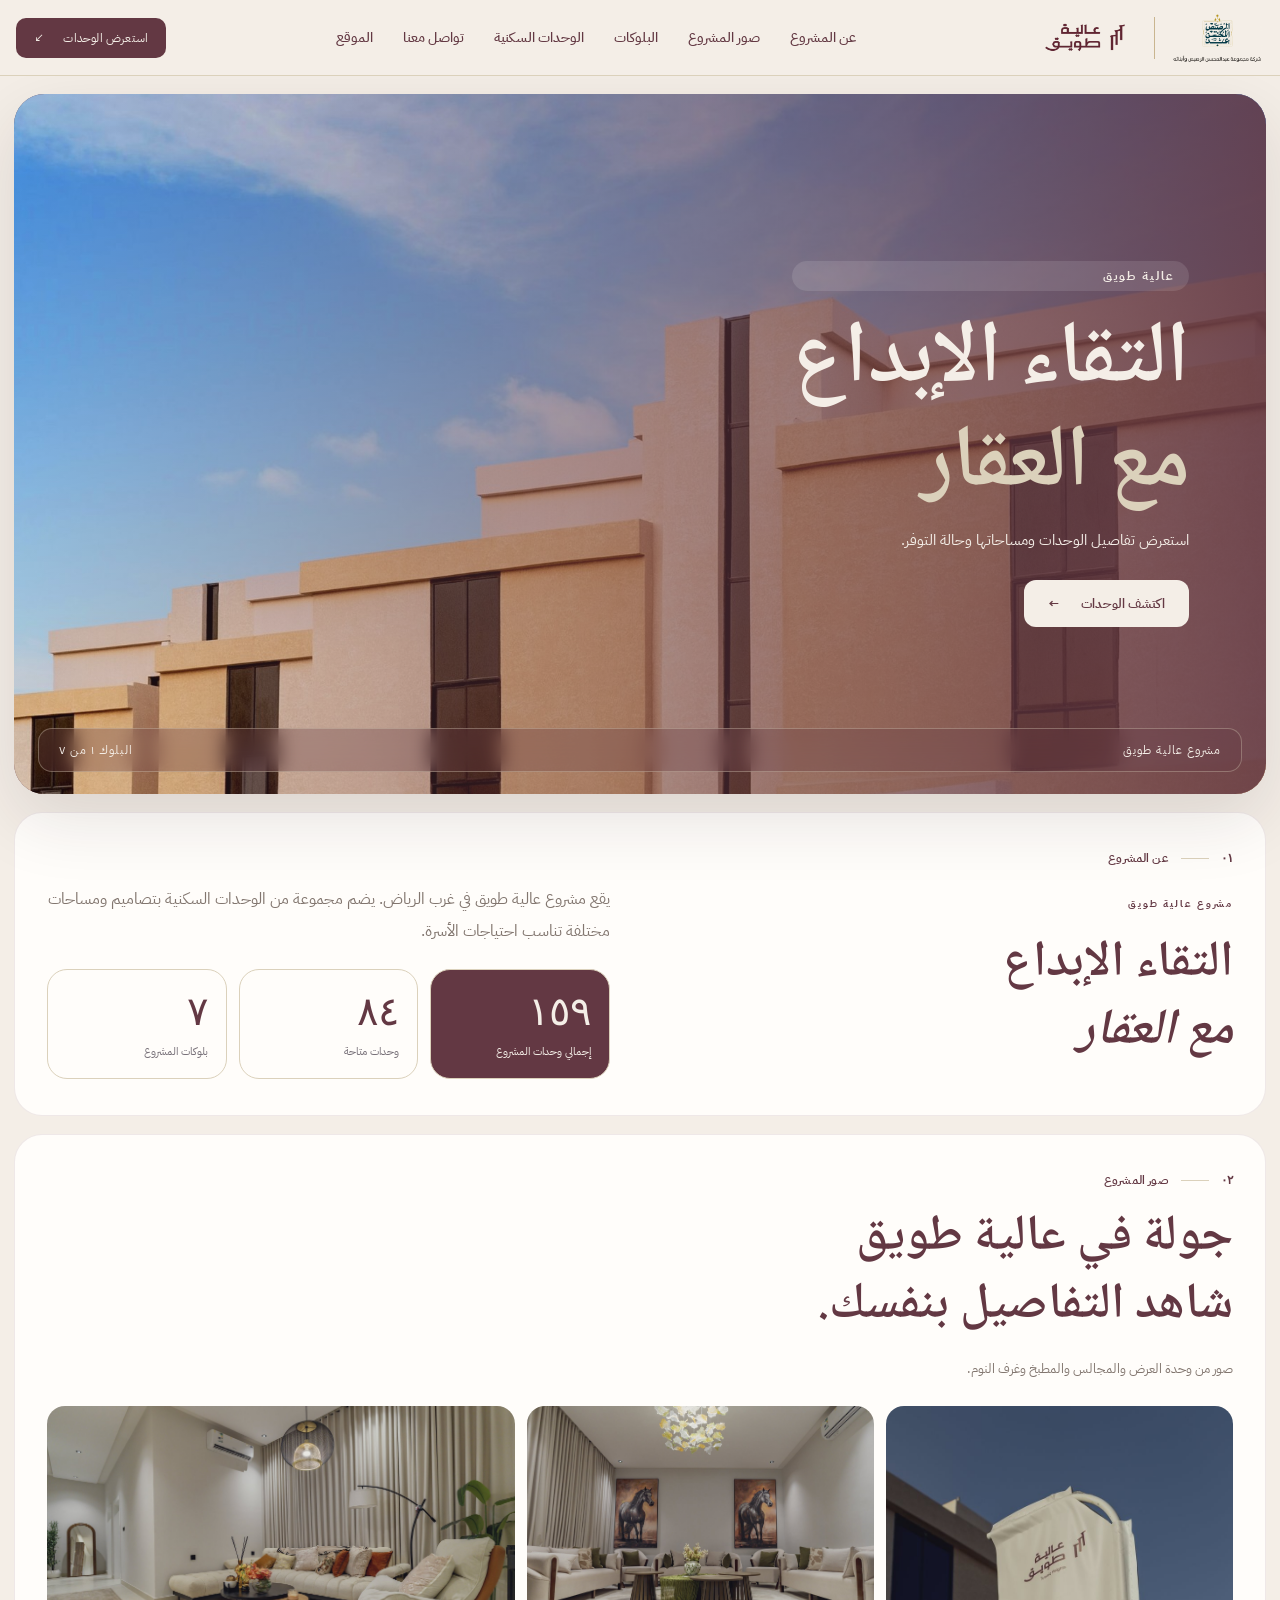
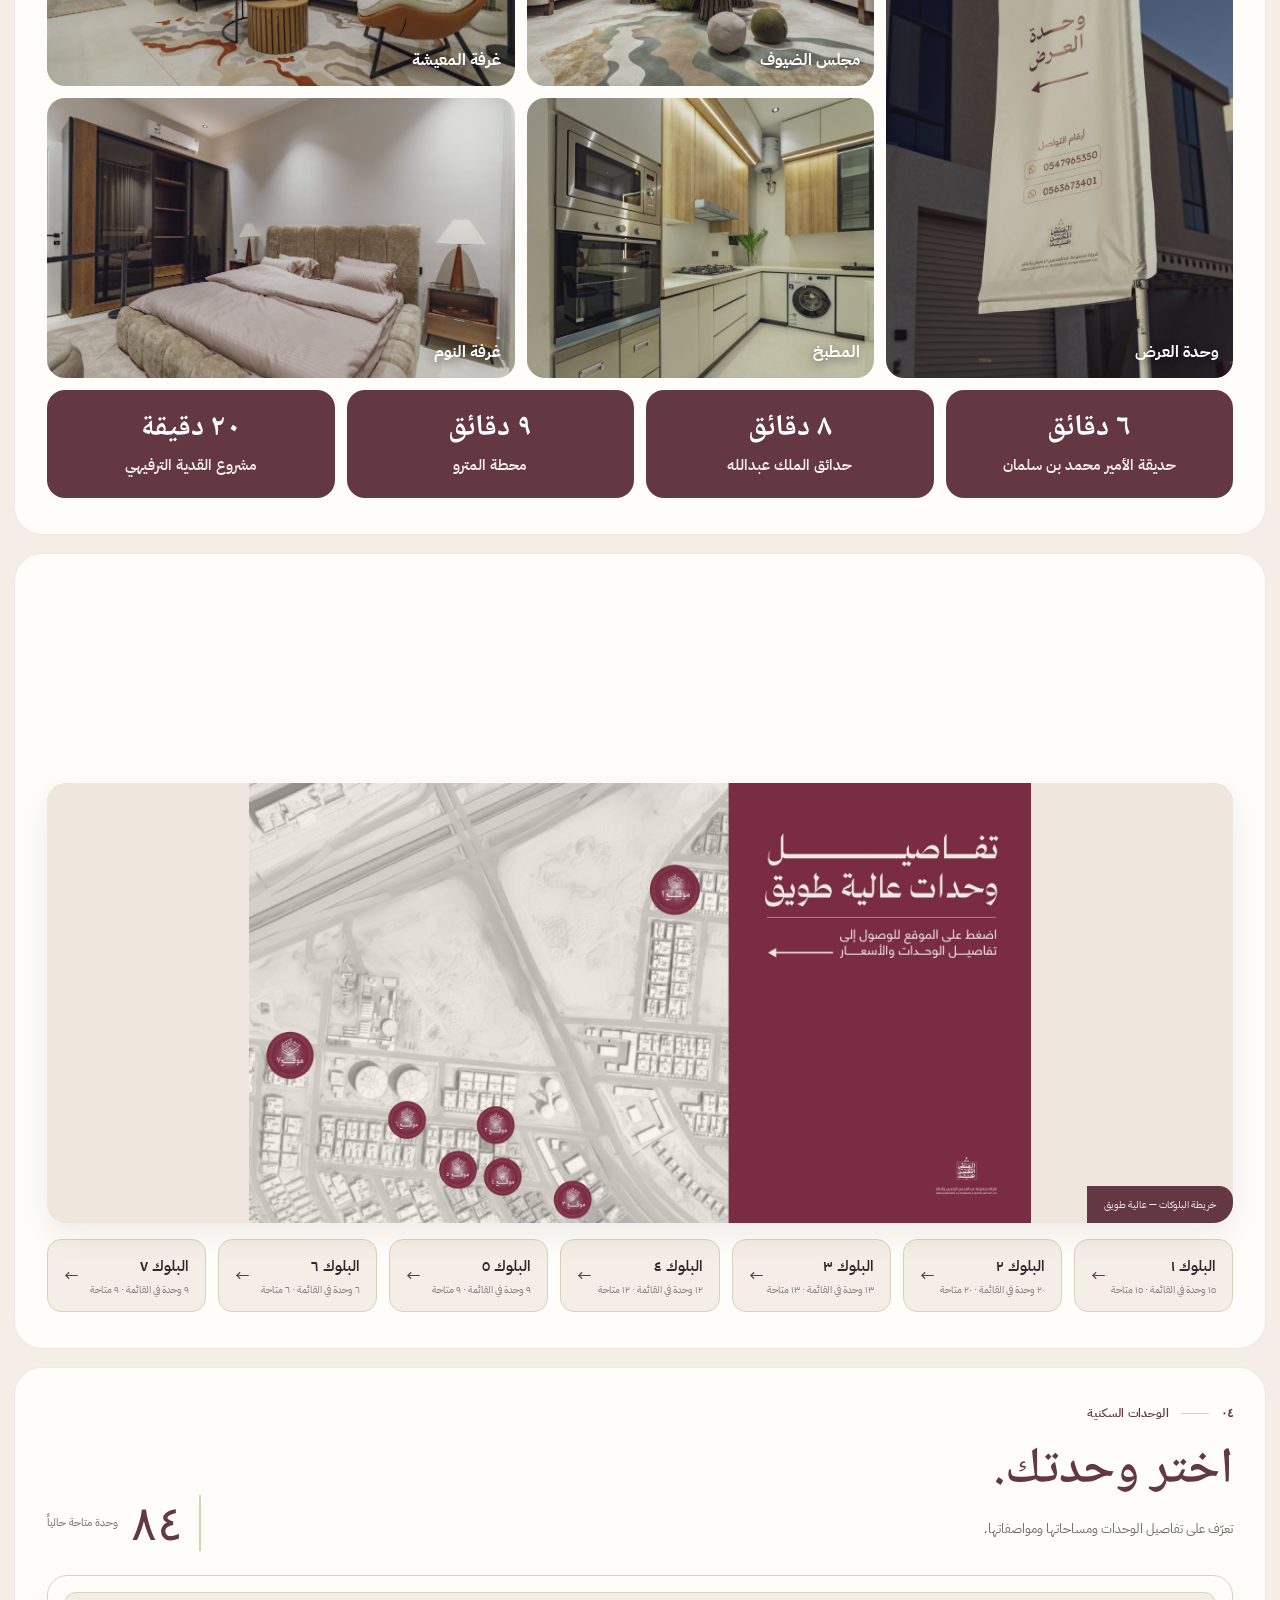
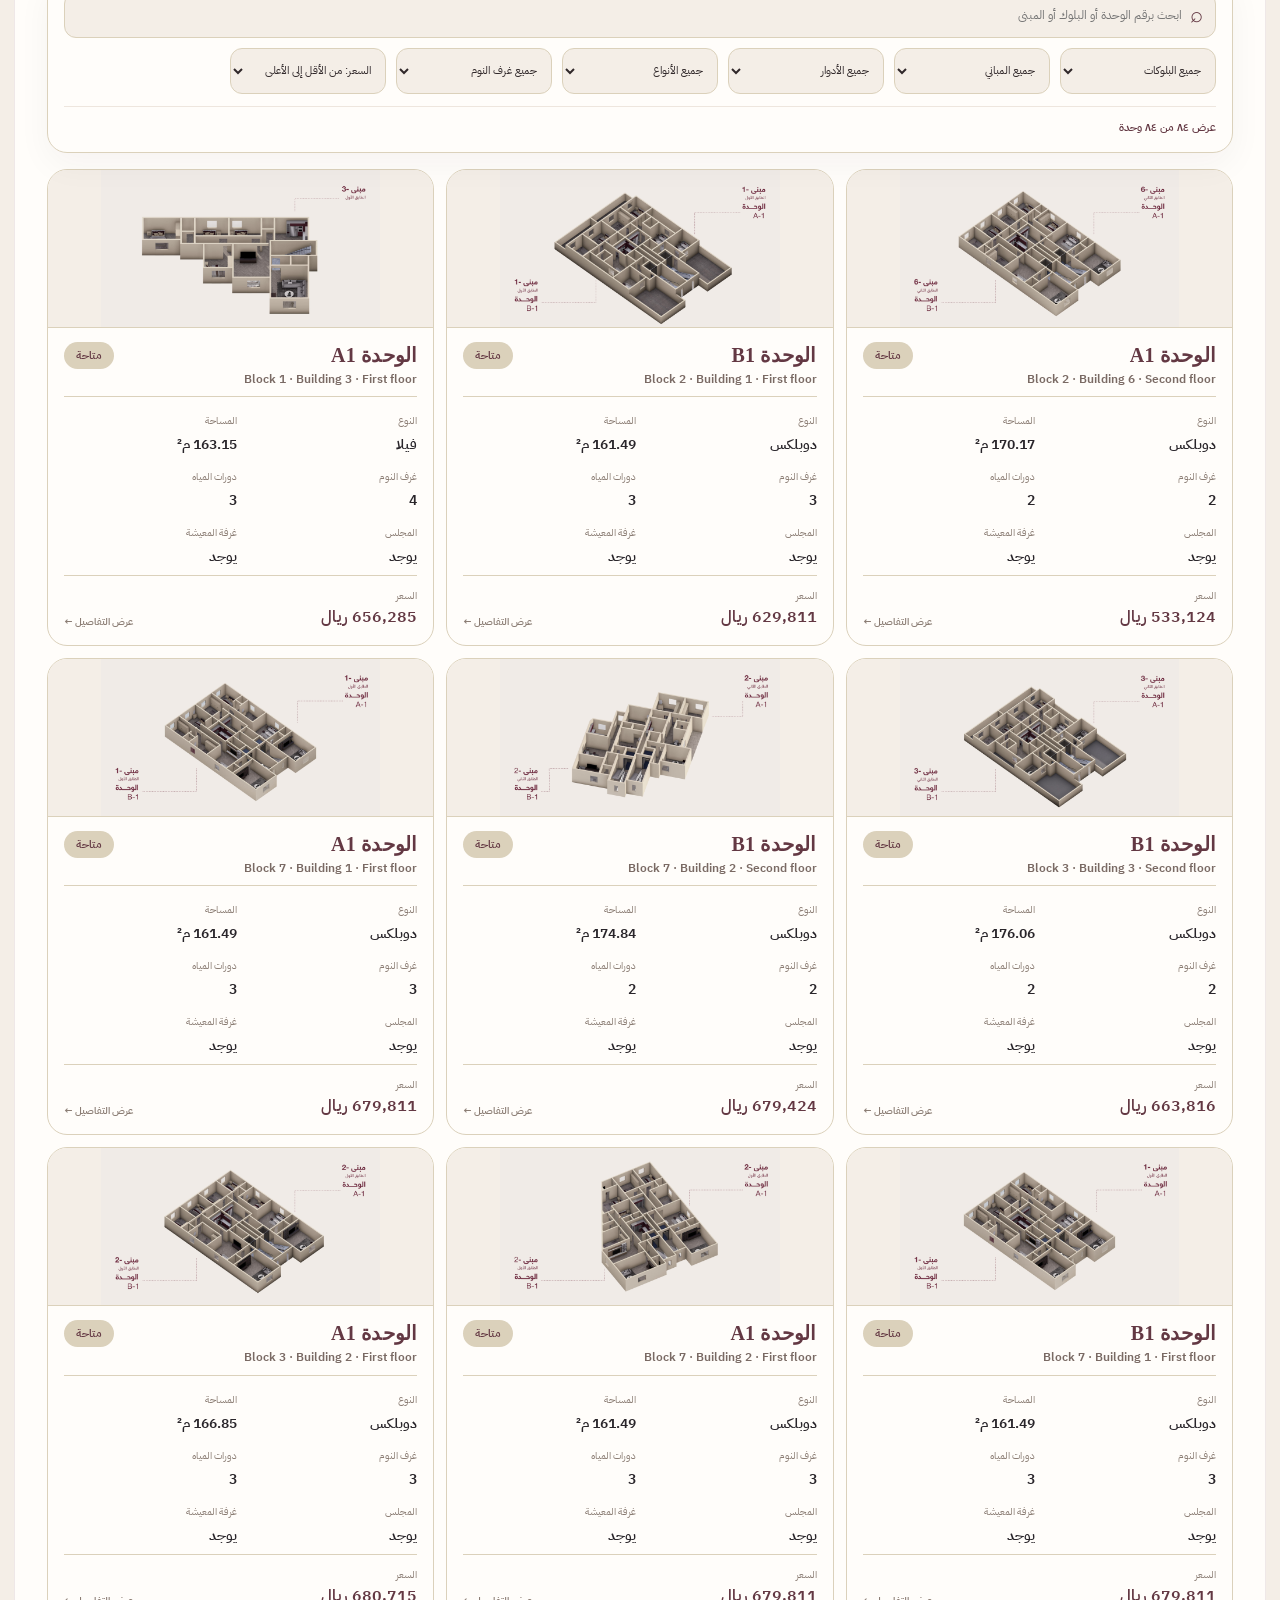
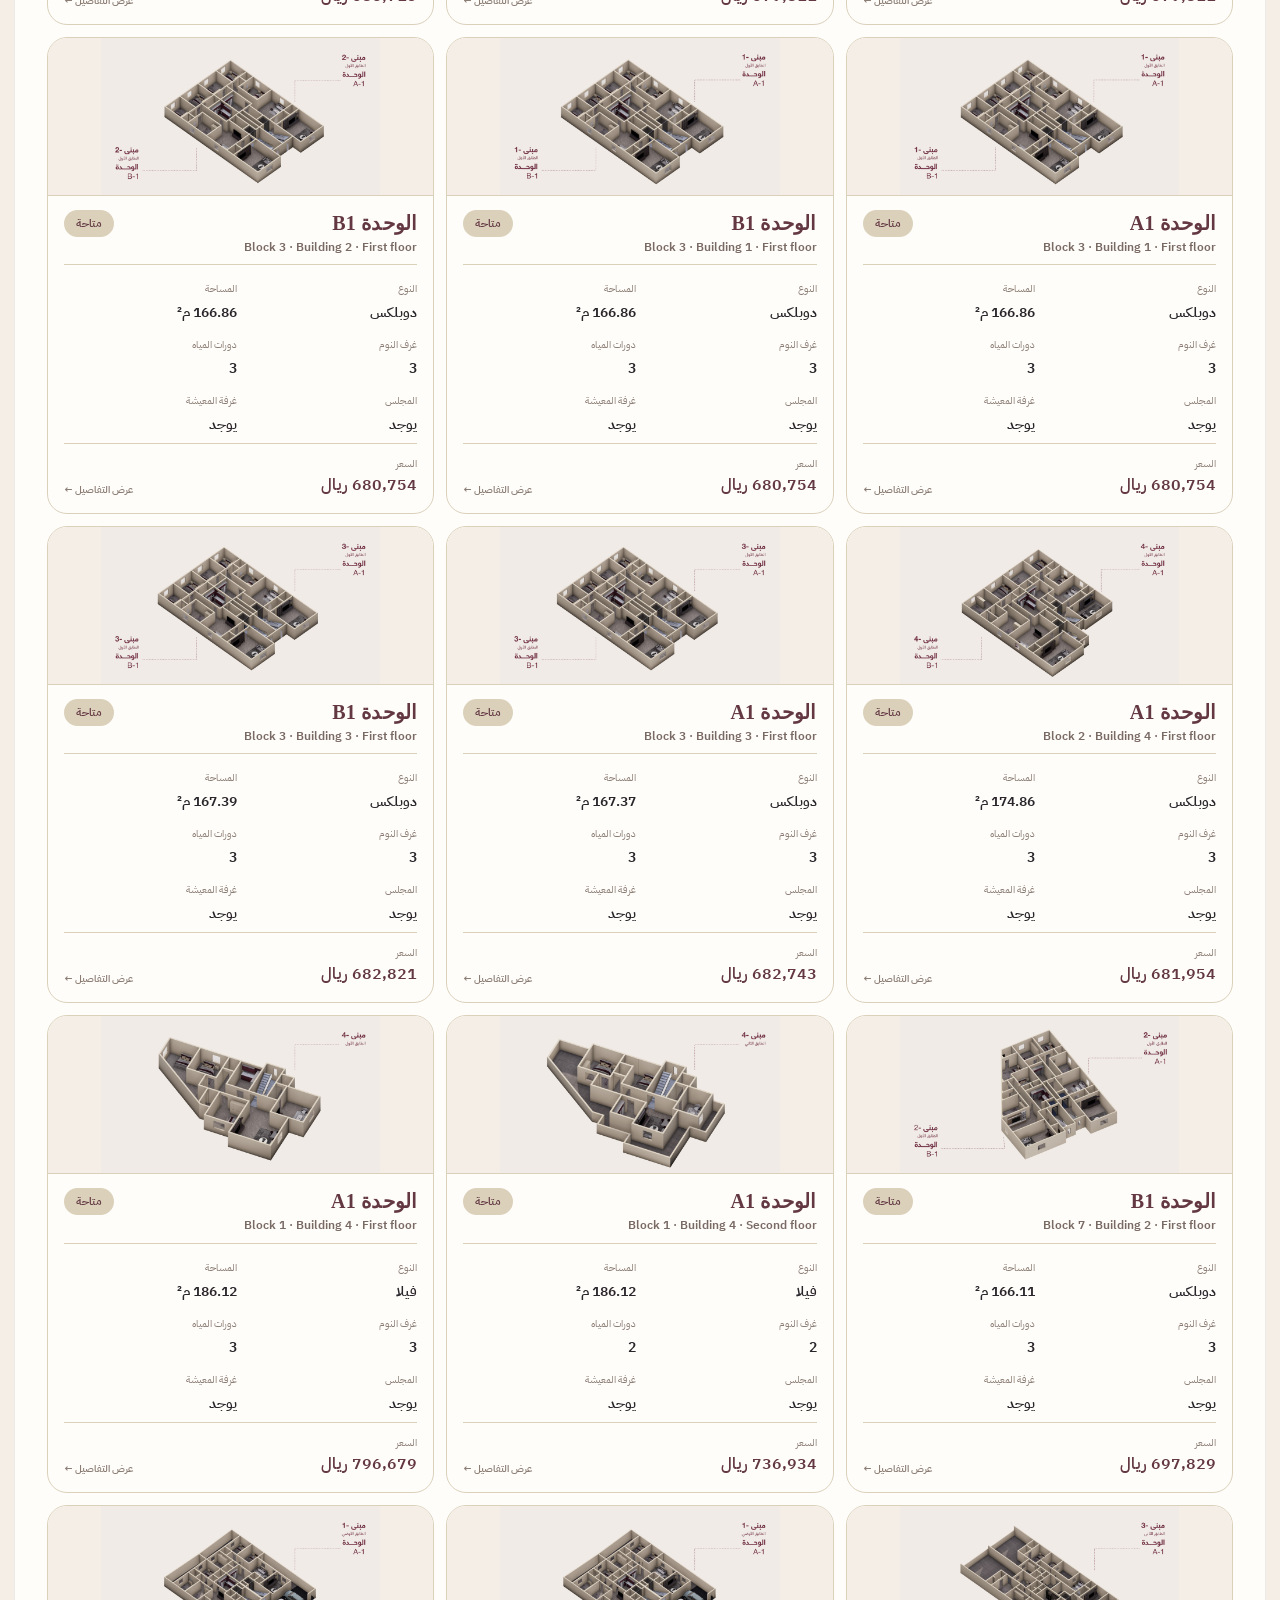
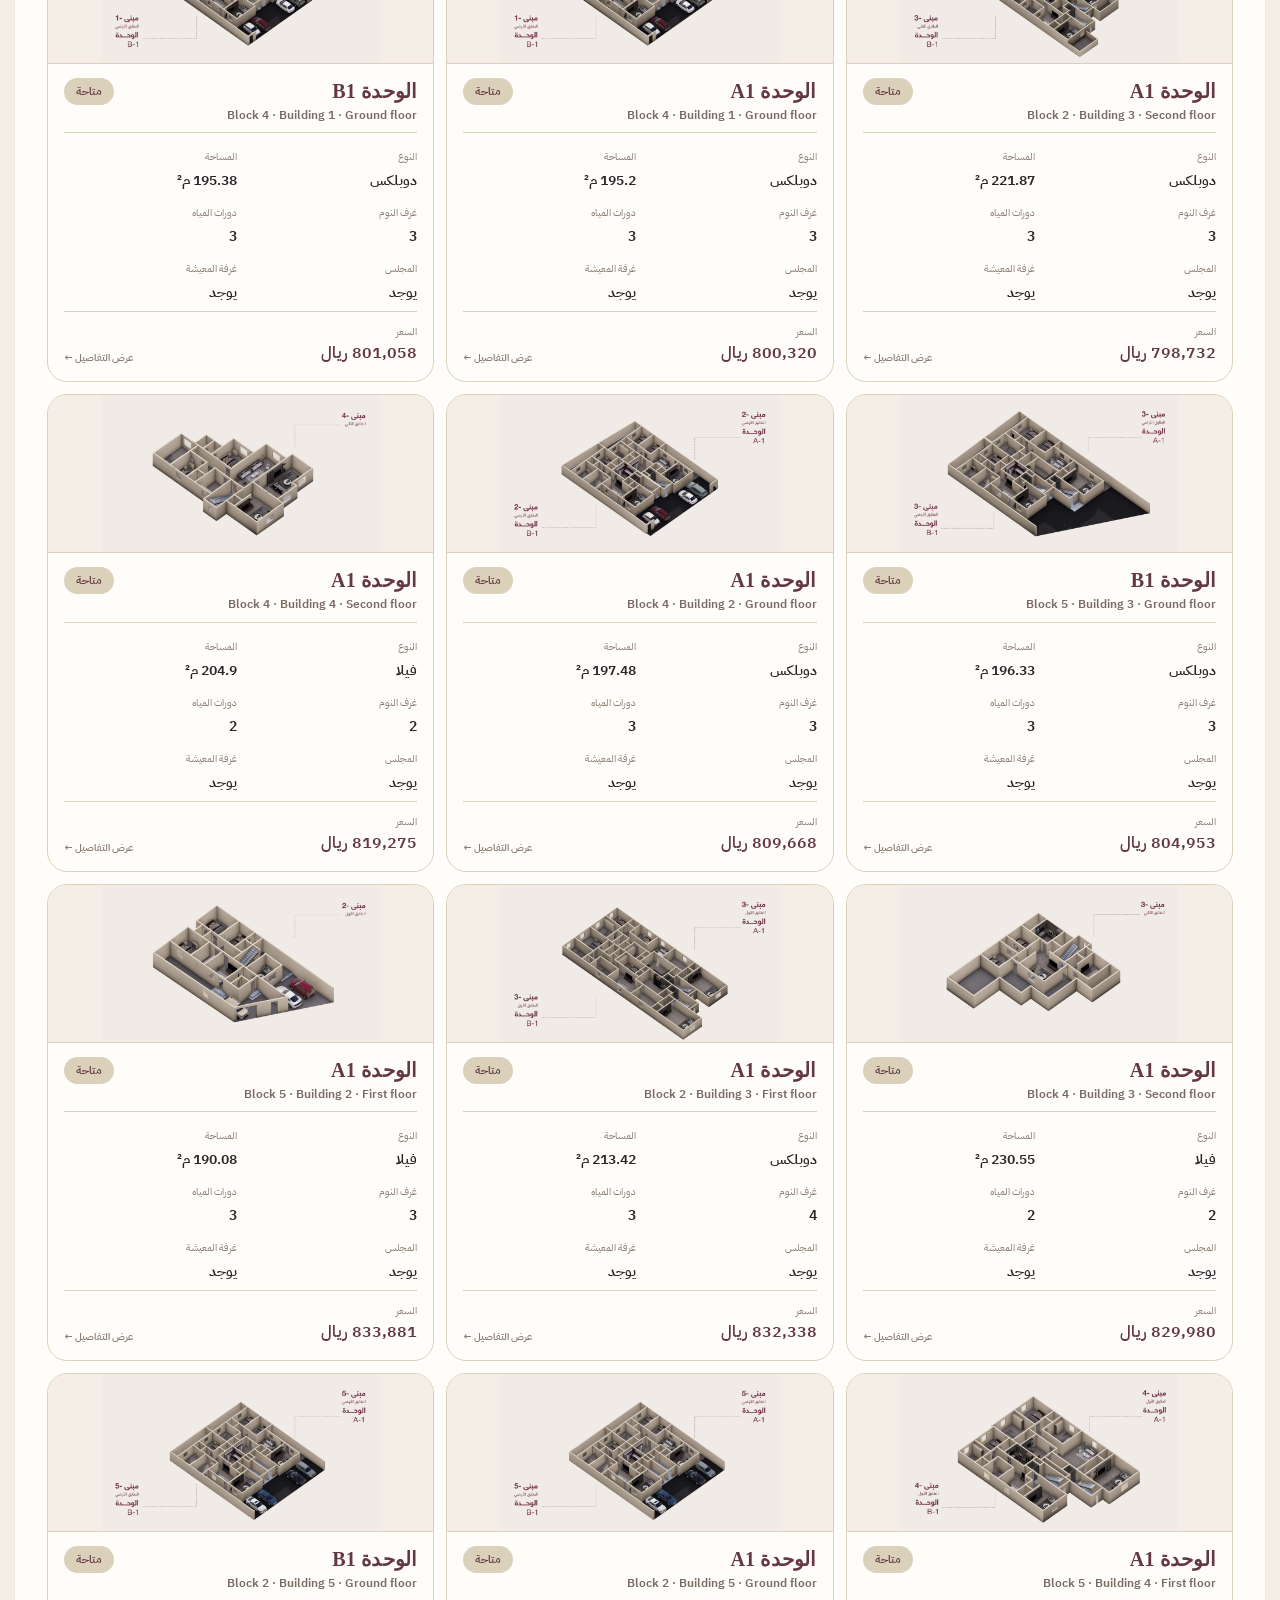
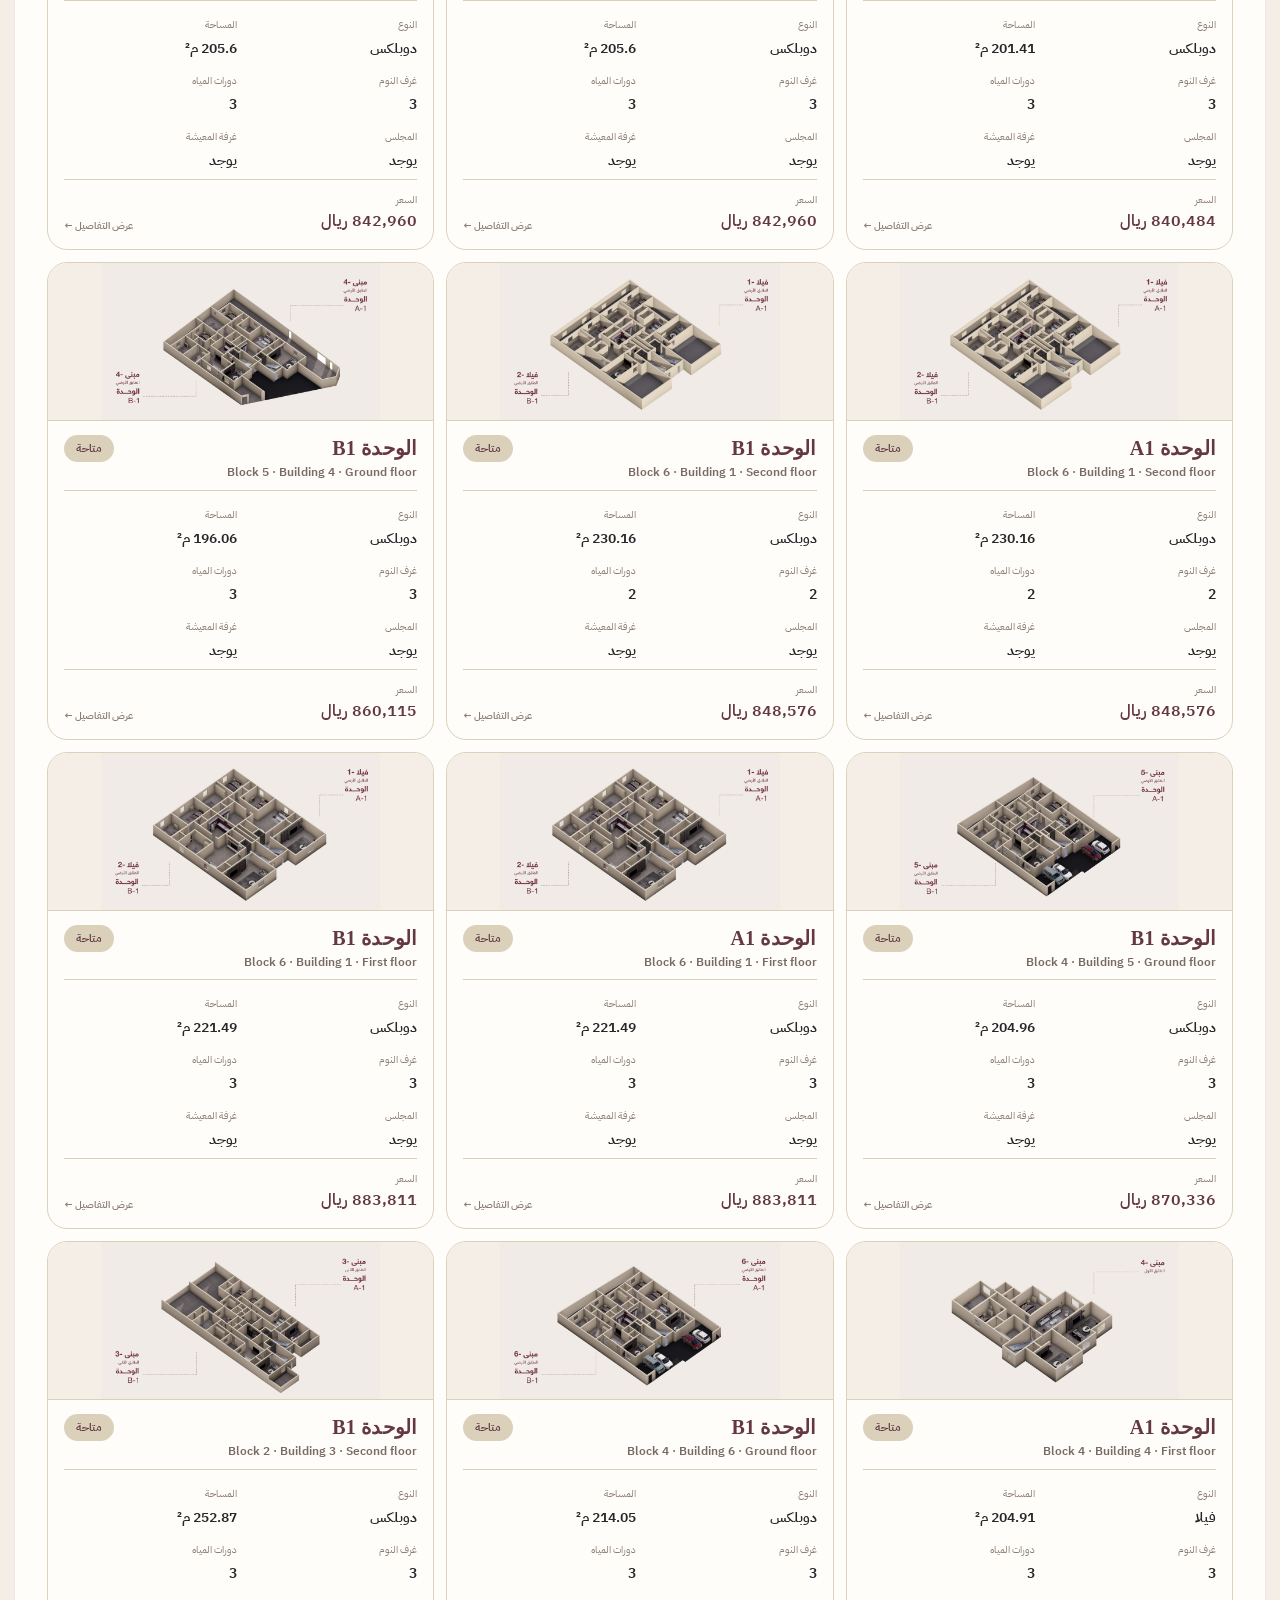
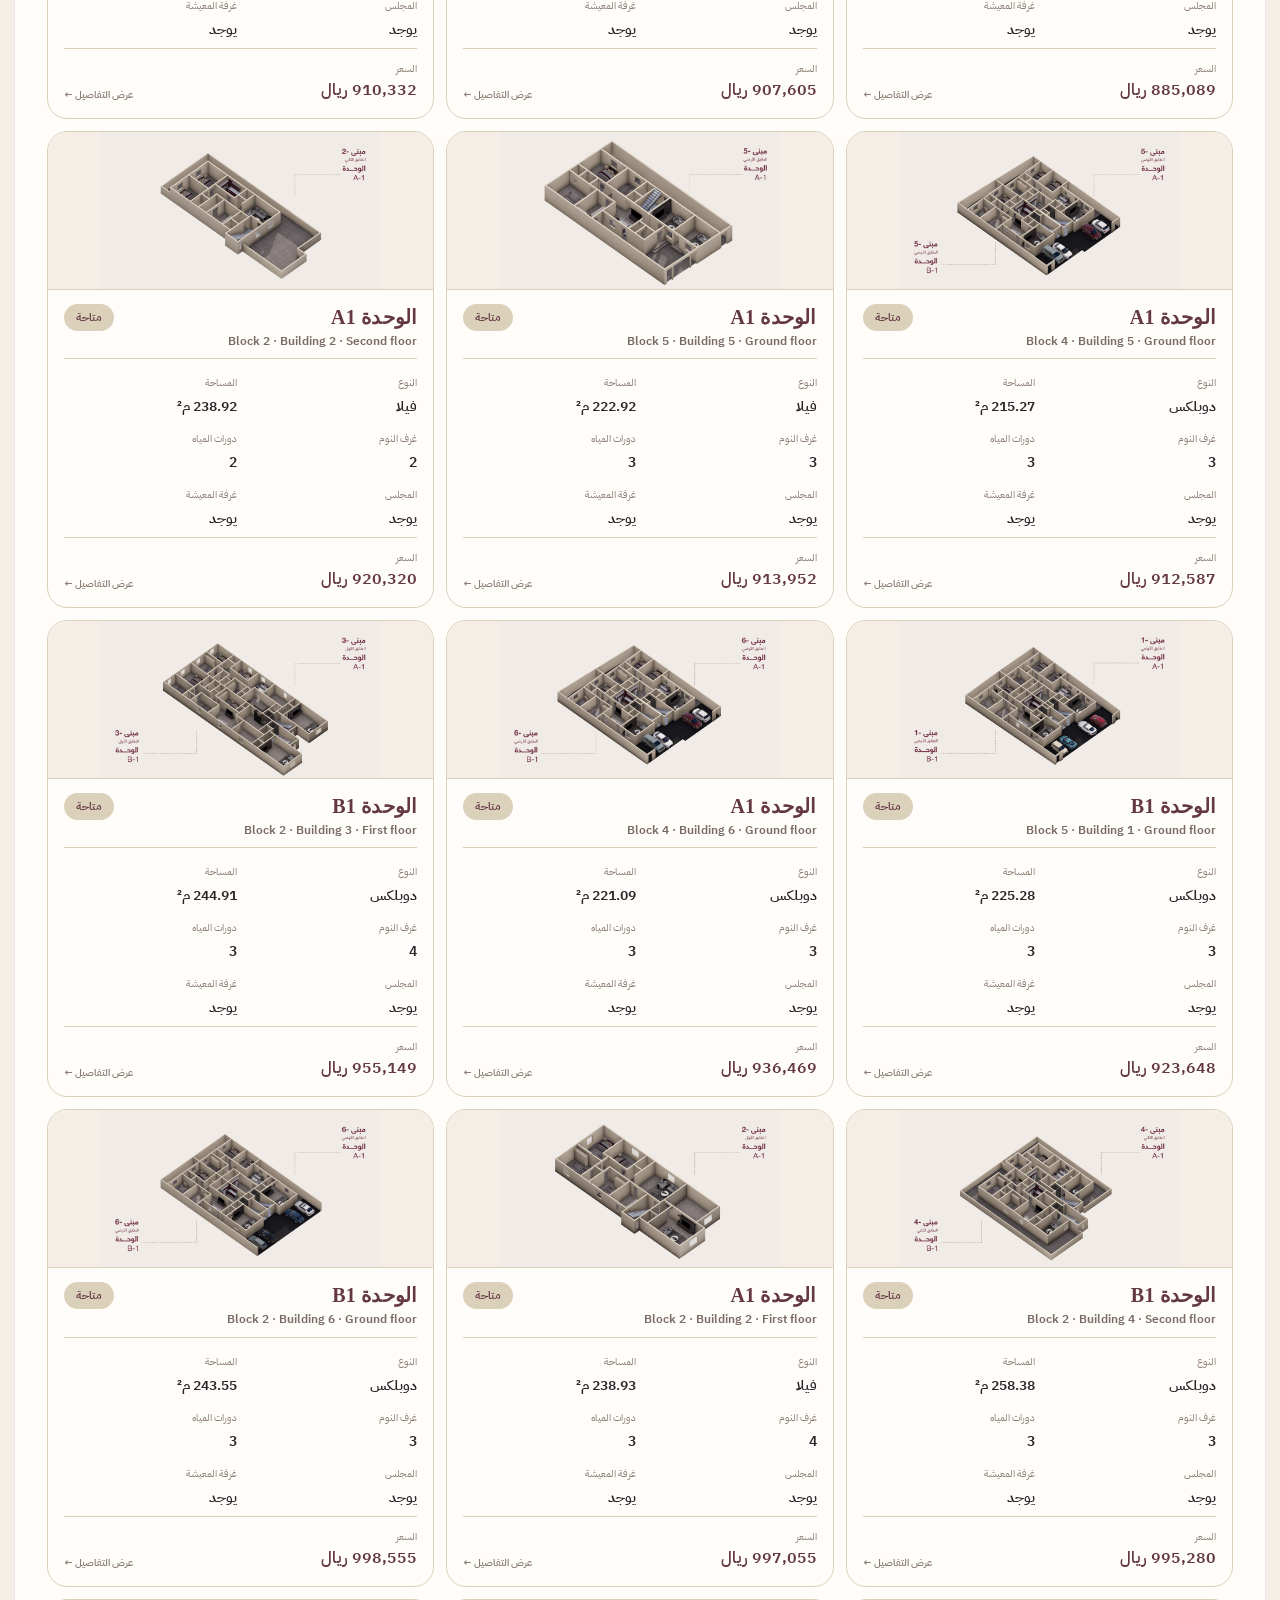
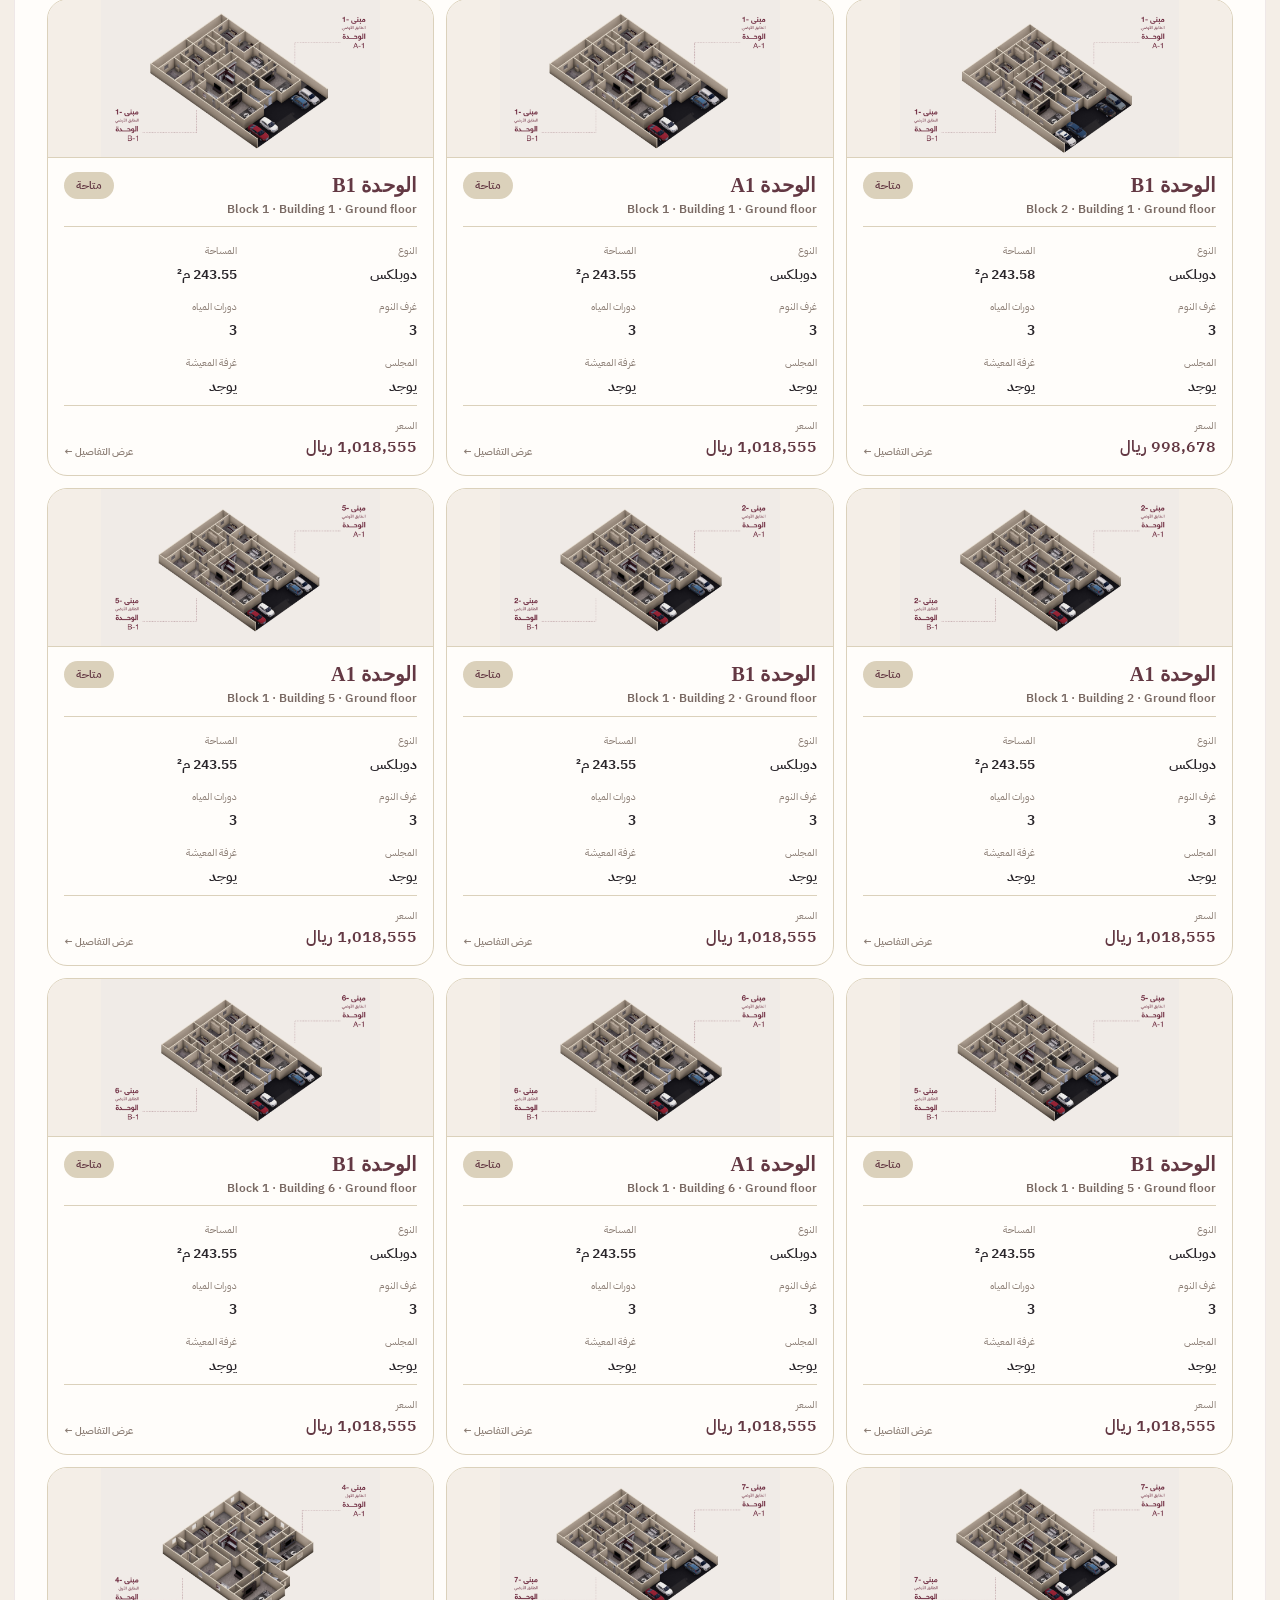
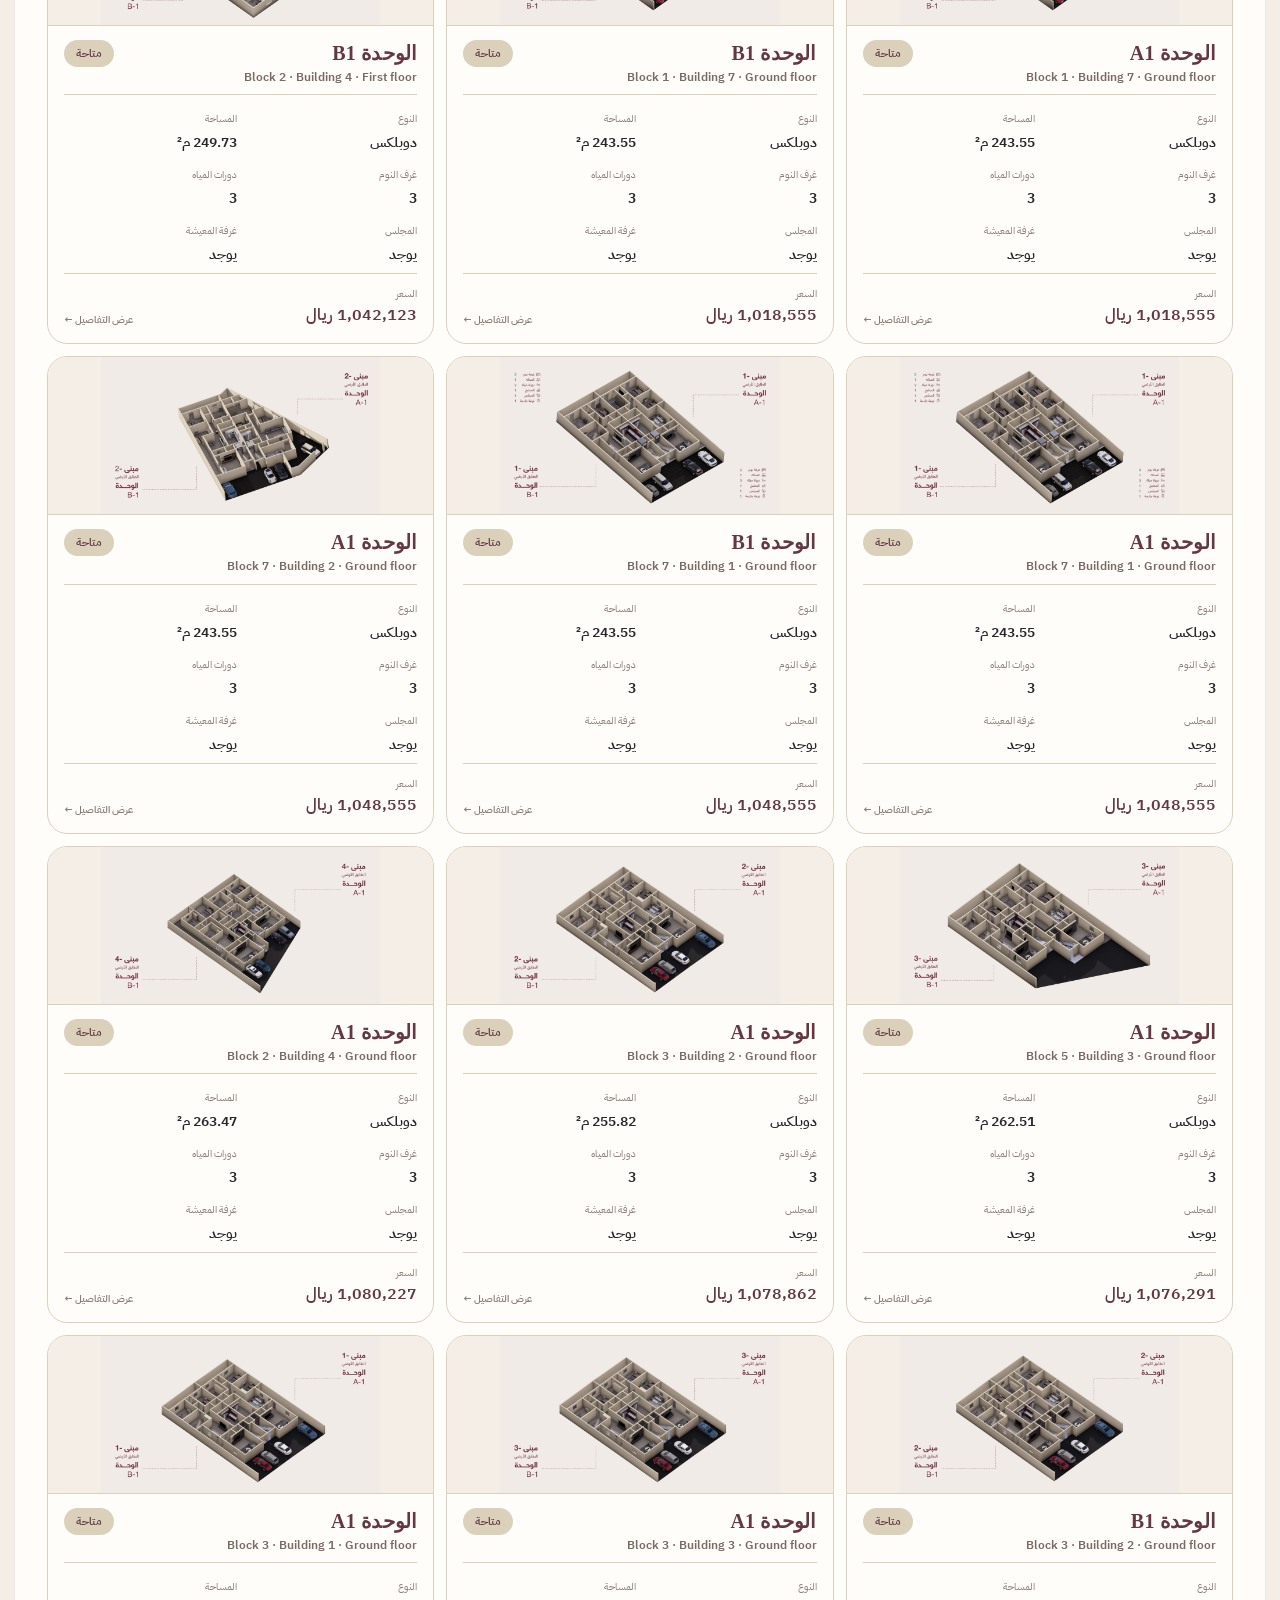
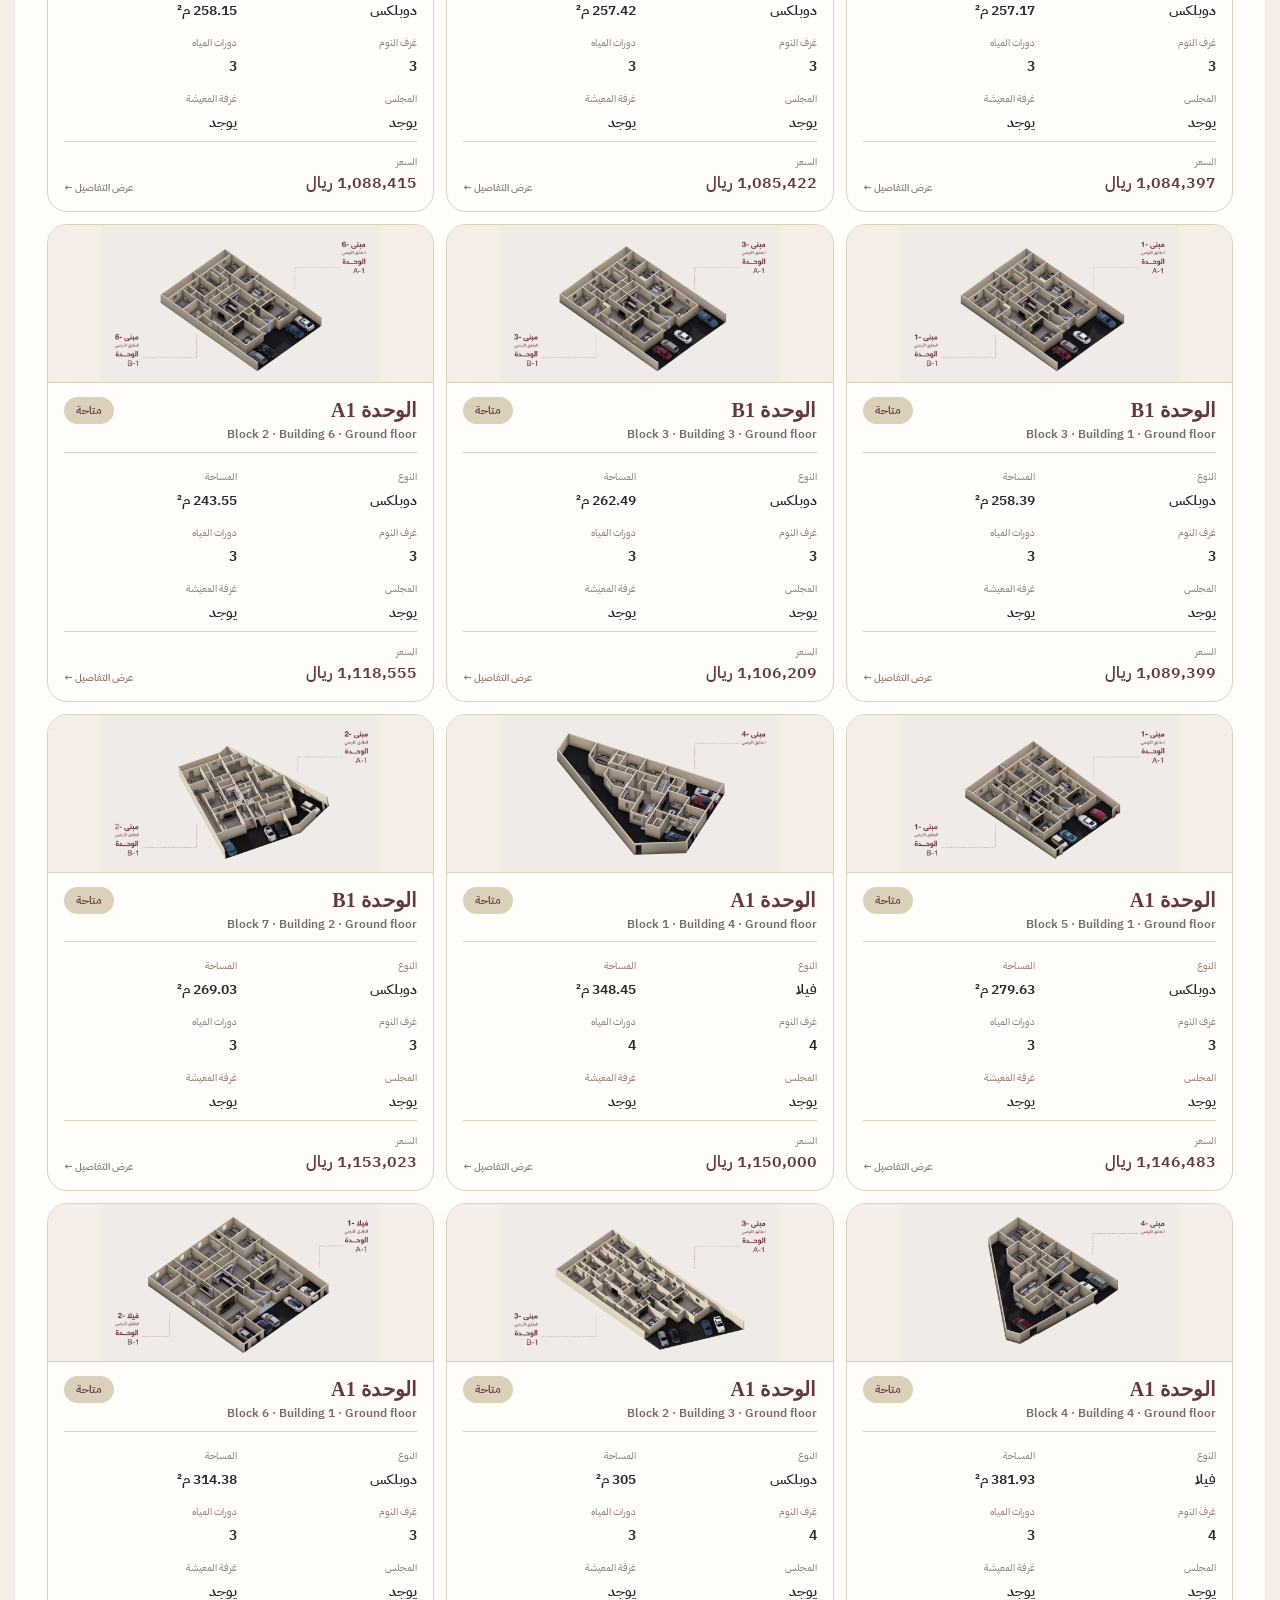
<file: index.html>
﻿<!doctype html>
<html lang="ar" dir="rtl">
<head>
  <meta charset="utf-8">
  <meta name="viewport" content="width=device-width, initial-scale=1">
  <meta name="theme-color" content="#633843">
  <meta name="description" content="موقع مشروع عالية طويق السكني في حي طويق بالرياض — استعرض الوحدات والمساحات وتواصل مع استشاريي المبيعات.">
  <meta name="robots" content="index,follow">
  <meta property="og:type" content="website">
  <meta property="og:locale" content="ar_SA">
  <meta property="og:title" content="عالية طويق | موقع المشروع">
  <meta property="og:description" content="مشروع سكني في حي طويق بالرياض. التقاء الإبداع مع العقار.">
  <meta property="og:image" content="images/site-preview.jpg">
  <meta name="twitter:card" content="summary_large_image">
  <meta name="twitter:title" content="عالية طويق | موقع المشروع">
  <meta name="twitter:description" content="مشروع سكني في حي طويق بالرياض. التقاء الإبداع مع العقار.">
  <meta name="twitter:image" content="images/site-preview.jpg">
  <title>عالية طويق | الوحدات السكنية</title>
  <link rel="icon" href="favicon.ico" sizes="any">
  <link rel="icon" type="image/png" href="tauwiq-favicon-pack/favicon-512.png" sizes="512x512">
  <link rel="apple-touch-icon" href="tauwiq-favicon-pack/apple-touch-icon.png">

  <link rel="preconnect" href="https://fonts.googleapis.com">
  <link rel="preconnect" href="https://fonts.gstatic.com" crossorigin>
  <link href="https://fonts.googleapis.com/css2?family=IBM+Plex+Sans+Arabic:wght@400;500;600;700&family=Noto+Naskh+Arabic:wght@500;600;700&display=swap" rel="stylesheet">

  <link rel="stylesheet" href="assets/css/site.css">
  <link rel="stylesheet" href="assets/css/modern.css?v=47">

  <!-- تنسيق بسيط لأيقونة زر المعرض فقط -->
  <style>
    .gallery-play-icon {
      display: inline-flex;
      align-items: center;
      justify-content: center;
      width: 14px;
      height: 14px;
    }
    .gallery-play-icon svg {
      display: block;
      width: 100%;
      height: 100%;
    }
  </style>
</head>
<body>

  <!-- ===================== الهيدر ===================== -->
  <header class="header">
    <a class="brand" href="#home" aria-label="مجموعة الرصيص">
      <img class="company-logo"
           src="images/alrossais-logo-transparent.png?v=2"
           alt="شعار مجموعة عبدالمحسن الرصيص وأبنائه">
      <span class="brand-divider"></span>
      <span class="project-brand">
        <img class="tauwiq-logo"
             src="images/tauwiq-logo-transparent.png?v=2"
             alt="شعار عالية طويق">
      </span>
    </a>

    <nav class="nav" id="nav">
      <a href="#about">عن المشروع</a>
      <a href="#gallery">صور المشروع</a>
      <a href="#sites">البلوكات</a>
      <a href="#units">الوحدات السكنية</a>
      <a href="#contact">تواصل معنا</a>
      <a href="#location">الموقع</a>
    </nav>

    <div class="header-actions">
      <a class="nav-cta" href="#units">استعرض الوحدات <span>↙</span></a>
    </div>
    <button class="menu-btn" id="menuBtn" aria-label="فتح القائمة">☰</button>
  </header>

  <main id="home">

    <!-- ===================== الهيرو ===================== -->
    <section class="hero">
      <div class="hero-image"></div>
      <div class="hero-overlay"></div>

      <div class="hero-content">
        <p class="eyebrow light">عالية طويق</p>
        <h1>التقاء الإبداع<br><em>مع العقار</em></h1>
        <p class="hero-description">استعرض تفاصيل الوحدات ومساحاتها وحالة التوفر.</p>
        <a class="primary-btn" href="#units">اكتشف الوحدات <span>←</span></a>
      </div>

      <div class="hero-bottom">
        <span>مشروع عالية طويق</span>
        <span>البلوك ١ من ٧</span>
      </div>
      <div class="hero-ornament">ط</div>
    </section>

    <!-- ===================== عن المشروع ===================== -->
    <section class="intro section-wrap" id="about">
      <div class="section-kicker">
        <span>٠١</span><i></i><span>عن المشروع</span>
      </div>

      <div class="intro-grid">
        <div>
          <p class="eyebrow">مشروع عالية طويق</p>
          <h2>التقاء الإبداع<br><em>مع العقار</em></h2>
        </div>

        <div class="intro-copy">
          <p>يقع مشروع عالية طويق في غرب الرياض. يضم مجموعة من الوحدات السكنية بتصاميم ومساحات مختلفة تناسب احتياجات الأسرة.</p>

          <div class="intro-stats">
            <div><strong id="totalUnits">—</strong><span>إجمالي وحدات المشروع</span></div>
            <div><strong id="availableUnits">—</strong><span>وحدات متاحة</span></div>
            <div><strong id="siteCount">—</strong><span>بلوكات المشروع</span></div>
          </div>
        </div>
      </div>
    </section>

    <!-- ===================== معرض الصور ===================== -->
    <section class="gallery-section" id="gallery">
      <div class="section-wrap">
        <div class="section-heading gallery-heading">
          <div>
            <div class="section-kicker"><span>٠٢</span><i></i><span>صور المشروع</span></div>
            <h2>جولة في عالية طويق<br><em>شاهد التفاصيل بنفسك.</em></h2>
          </div>
          <p>صور من وحدة العرض والمجالس والمطبخ وغرف النوم.</p>
        </div>

        <div class="gallery-board" id="galleryBoard" aria-label="معرض صور عالية طويق"></div>

        <div class="nearby-strip" aria-label="المواقع القريبة">
          <div><strong>٦ دقائق</strong><span>حديقة الأمير محمد بن سلمان</span></div>
          <div><strong>٨ دقائق</strong><span>حدائق الملك عبدالله</span></div>
          <div><strong>٩ دقائق</strong><span>محطة المترو</span></div>
          <div><strong>٢٠ دقيقة</strong><span>مشروع القدية الترفيهي</span></div>
        </div>
      </div>
    </section>

    <!-- ===================== البلوكات ===================== -->
    <section class="sites-section" id="sites">
      <div class="section-wrap">
        <div class="section-heading">
          <div>
            <div class="section-kicker"><span>٠٣</span><i></i><span>بلوكات المشروع</span></div>
            <h2>البلوكات السبعة<br><em>اختر البلوك المناسب.</em></h2>
          </div>
          <p>اختر البلوك لعرض الوحدات التابعة له.</p>
        </div>

        <div class="map-layout">
          <div class="map-image-wrap">
            <img src="images/official-location-map.jpg"
                 alt="خريطة بلوكات مشروع عالية طويق كما وردت في كتيب نماذج الوحدات">
            <span class="map-caption">خريطة البلوكات — عالية طويق</span>
          </div>
          <div class="site-list" id="siteList">
            <div class="loading">جارٍ تحميل البلوكات...</div>
          </div>
        </div>
      </div>
    </section>

    <!-- ===================== الوحدات ===================== -->
    <section class="units-section section-wrap" id="units">
      <div class="section-heading units-heading">
        <div>
          <div class="section-kicker"><span>٠٤</span><i></i><span>الوحدات السكنية</span></div>
          <h2>اختر وحدتك.</h2>
          <p>تعرّف على تفاصيل الوحدات ومساحاتها ومواصفاتها.</p>
        </div>

        <div class="available-stamp">
          <strong id="availableStamp">—</strong>
          <span>وحدة متاحة حالياً</span>
        </div>
      </div>

      <div class="filter-panel">
        <div class="filter-top">
          <label class="search-box">
            <span>⌕</span>
            <input id="searchInput" type="search" placeholder="ابحث برقم الوحدة أو البلوك أو المبنى">
          </label>

          <select id="siteFilter" aria-label="البلوك">
            <option value="">جميع البلوكات</option>
          </select>

          <select id="buildingFilter" aria-label="المبنى">
            <option value="">جميع المباني</option>
          </select>

          <select id="floorFilter" aria-label="الدور">
            <option value="">جميع الأدوار</option>
          </select>

          <select id="typeFilter" aria-label="نوع الوحدة">
            <option value="">جميع الأنواع</option>
            <option value="دوبلكس">دوبلكس</option>
            <option value="فيلا">فيلا</option>
          </select>

          <select id="bedroomFilter" aria-label="عدد غرف النوم">
            <option value="">جميع غرف النوم</option>
          </select>

          <select id="sortFilter" aria-label="ترتيب النتائج">
            <option value="price-asc" selected>السعر: من الأقل إلى الأعلى</option>
            <option value="price-desc">السعر: من الأعلى إلى الأقل</option>
            <option value="area-asc">المساحة: الأقل أولاً</option>
            <option value="area-desc">المساحة: الأكبر أولاً</option>
          </select>
        </div>

        <div class="filter-bottom">
          <span class="results-count" id="resultsCount">—</span>
        </div>
      </div>

      <div class="unit-grid" id="unitGrid">
        <div class="loading">جارٍ تحميل الوحدات...</div>
      </div>

      <div class="no-results" id="noResults" hidden>لا توجد وحدات مطابقة لخيارات البحث.</div>

      <p class="availability-note">للاستفسار عن تفاصيل الوحدات، يسعد فريق المبيعات بخدمتكم.</p>
    </section>
  </main>

  <!-- ===================== تواصل + تسجيل اهتمام ===================== -->
  <div class="cta-split">

    <section class="contact-box" id="contact">
      <div class="visit-side">
        <div class="section-kicker"><span>٠٥</span><i></i><span>تواصل معنا</span></div>
        <h2>لحجز وحدتك،<br><em>تواصل مع المبيعات.</em></h2>
        <p>يسعد فريق المبيعات بالرد على استفساراتك ومساعدتك في اختيار الوحدة المناسبة.</p>
        <div class="contact-numbers">
          <a href="tel:0563673401">
            <span>استشاري المبيعات</span>
            <strong>علي النشيلي</strong>
            <strong class="phone-number" dir="ltr">056 367 3401</strong>
          </a>
          <a href="tel:0547965350">
            <span>استشاري المبيعات</span>
            <strong>سابر البيشي</strong>
            <strong class="phone-number" dir="ltr">054 796 5350</strong>
          </a>
          <a href="tel:0547965350">
            <span>استشاري المبيعات</span>
            <strong>تركي الشمري</strong>
            <strong class="phone-number" dir="ltr">054 796 5350</strong>
          </a>
        </div>
      </div>

      <div class="lead-section" id="lead">
        <div class="lead-heading">
          <div class="section-kicker"><i></i><span>سجّل اهتمامك</span></div>
          <h2>خلّنا نتواصل معك.</h2>
          <p>عبّئ البيانات التالية، وسيتواصل معك فريق المبيعات لمساعدتك.</p>
        </div>

        <form class="lead-form" id="leadForm">
          <label class="lead-honeypot" aria-hidden="true">اترك هذا الحقل فارغاً<input name="website" type="text" tabindex="-1" autocomplete="off"></label>
          <div class="lead-fields">
            <label>
              <b>الاسم الأول</b>
              <input name="firstName" type="text" autocomplete="given-name" placeholder="اكتب اسمك" required>
            </label>

            <label>
              <b>اسم العائلة</b>
              <input name="lastName" type="text" autocomplete="family-name" placeholder="اكتب اسم العائلة" required>
            </label>

            <label>
              <b>رقم الجوال</b>
              <input name="phone" type="tel" inputmode="tel" autocomplete="tel" placeholder="اكتب رقم الجوال" maxlength="20" required>
            </label>

            <label>
              <b>طريقة التواصل المفضلة</b>
              <select name="contactMethod">
                <option value="واتساب">واتساب</option>
                <option value="اتصال هاتفي">اتصال هاتفي</option>
              </select>
            </label>

            <label class="full">
              <b>الوحدة المهتم بها <small>(اختياري)</small></b>
              <input name="unit" type="text" placeholder="رقم الوحدة أو البلوك">
            </label>
          </div>

          <label class="lead-consent">
            <input type="checkbox" name="consent" required>
            أوافق على استخدام بياناتي للتواصل معي بخصوص المشروع.
          </label>

          <button class="lead-submit" type="submit">إرسال البيانات <span>←</span></button>

          <p class="lead-feedback" id="leadFeedback" aria-live="polite">
سيتم حفظ طلبك وتوجيهه بالتناوب إلى أحد استشاريي المبيعات.
          </p>
        </form>
      </div>
    </section>

    <section class="visit-section" id="location">
      <div class="location-card">
        <div class="location-copy">
          <div class="section-kicker"><span>٠٦</span><i></i><span>الموقع</span></div>
          <h2>عالية طويق</h2>
          <p>حي طويق · الرياض</p>
          <a class="location-open" href="https://maps.app.goo.gl/2owXPJoixupumDNy8" target="_blank" rel="noopener noreferrer">افتح الموقع في خرائط قوقل ←</a>
        </div>
        <a class="location-map" href="https://maps.app.goo.gl/2owXPJoixupumDNy8" target="_blank" rel="noopener noreferrer" aria-label="موقع عالية طويق على خرائط قوقل">
          <img src="images/location-satellite.jpg" alt="صورة قمر صناعي لموقع مشروع عالية طويق في حي طويق" width="1400" height="820" loading="eager">
          <span class="location-pin" aria-hidden="true"></span>
          <span class="location-badge">حي طويق · الرياض</span>
        </a>
      </div>
    </section>
  </div>

  <!-- ===================== الفوتر ===================== -->
  <footer class="footer">
    <div class="footer-top">
      <div class="footer-logos">
        <img class="footer-company-logo"
             src="images/alrossais-logo-transparent.png?v=2"
             alt="مجموعة عبدالمحسن الرصيص وأبنائه">
        <span></span>
        <img class="footer-project-logo"
             src="images/tauwiq-logo-transparent.png?v=2"
             alt="عالية طويق">
      </div>
      <p>عالية طويق · مشروع سكني في غرب الرياض</p>
    </div>

    <div class="footer-bottom">
      <span class="footer-copy">عالية طويق</span>
    </div>
  </footer>

  <!-- ===================== نافذة تفاصيل الوحدة ===================== -->
  <dialog id="galleryDialog" class="gallery-dialog">
    <button type="button" class="dialog-close" id="galleryDialogClose" aria-label="إغلاق">×</button>
    <button type="button" class="gallery-dialog-arrow gallery-dialog-prev" id="galleryDialogPrev" aria-label="الصورة السابقة">‹</button>
    <figure>
      <img id="galleryDialogImage" alt="">
      <figcaption id="galleryDialogCaption"></figcaption>
    </figure>
    <button type="button" class="gallery-dialog-arrow gallery-dialog-next" id="galleryDialogNext" aria-label="الصورة التالية">›</button>
  </dialog>

  <dialog id="unitDialog" class="unit-dialog">
    <button class="dialog-close" id="dialogClose" aria-label="إغلاق">×</button>
    <div id="dialogContent"></div>
  </dialog>

  <dialog id="sentDialog" class="sent-dialog">
    <div class="sent-card">
      <span class="sent-mark" aria-hidden="true">✓</span>
      <strong>تم الإرسال</strong>
      <p id="sentMessage">وصل طلبك، وسيتواصل معك فريق المبيعات. إذا رغبت في التواصل، تواصل معنا عبر واتساب.</p>
      <button type="button" id="sentClose">حسناً</button>
    </div>
  </dialog>

  <!-- ===================== السكربتات ===================== -->

  <!-- ١) سكربت التطبيق الرئيسي -->
  <script src="assets/js/app.js?v=32"></script>

  <!-- ٢) سكربت أيقونة زر المعرض: يضمن بقاء SVG حتى لو غيّر app.js النص -->
  <script>
    (function () {
      var el = document.getElementById('galleryPlayIcon');
      if (!el) return;

      var ICONS = {
        pause:
          '<svg viewBox="0 0 24 24" fill="currentColor" aria-hidden="true">' +
            '<rect x="6"  y="5" width="4" height="14" rx="1.5"></rect>' +
            '<rect x="14" y="5" width="4" height="14" rx="1.5"></rect>' +
          '</svg>',
        play:
          '<svg viewBox="0 0 24 24" fill="currentColor" aria-hidden="true">' +
            '<path d="M8 5.3v13.4a1 1 0 0 0 1.52.85l11-6.7a1 1 0 0 0 0-1.7l-11-6.7A1 1 0 0 0 8 5.3z"></path>' +
          '</svg>'
      };

      // الأيقونة الافتراضية: إيقاف مؤقت (شريطان)
      el.innerHTML = ICONS.pause;

      // اعتراض setter الخاص بـ textContent حتى لو app.js حاول تغييره
      var nativeDesc = Object.getOwnPropertyDescriptor(Node.prototype, 'textContent');

      Object.defineProperty(el, 'textContent', {
        configurable: true,
        get: function () {
          return nativeDesc.get.call(el);
        },
        set: function (value) {
          var str = String(value == null ? '' : value).trim();

          // كشف هل القيمة الجديدة تعني "إيقاف" أم "تشغيل"
          var isPause =
            /[Ⅱ❚⏸‖]/.test(str) ||        // رموز إيقاف شائعة
            /إيقاف/.test(str) ||
            str === 'II';

          el.innerHTML = isPause ? ICONS.pause : ICONS.play;
        }
      });
    })();
  </script>

  <!-- ٣) ظهور العناصر عند التمرير -->
  <script>
    (function () {
      var els = document.querySelectorAll(
        '.intro-grid, .section-heading, .map-layout, .gallery-board, .nearby-grid, .filter-panel'
      );

      if (!('IntersectionObserver' in window)) return;

      var io = new IntersectionObserver(function (entries) {
        entries.forEach(function (entry) {
          if (entry.isIntersecting) {
            entry.target.classList.add('in');
            io.unobserve(entry.target);
          }
        });
      }, { threshold: 0.12 });

      els.forEach(function (el) {
        el.classList.add('rv');
        io.observe(el);
      });
    })();
  </script>
</body>
</html>
</file>
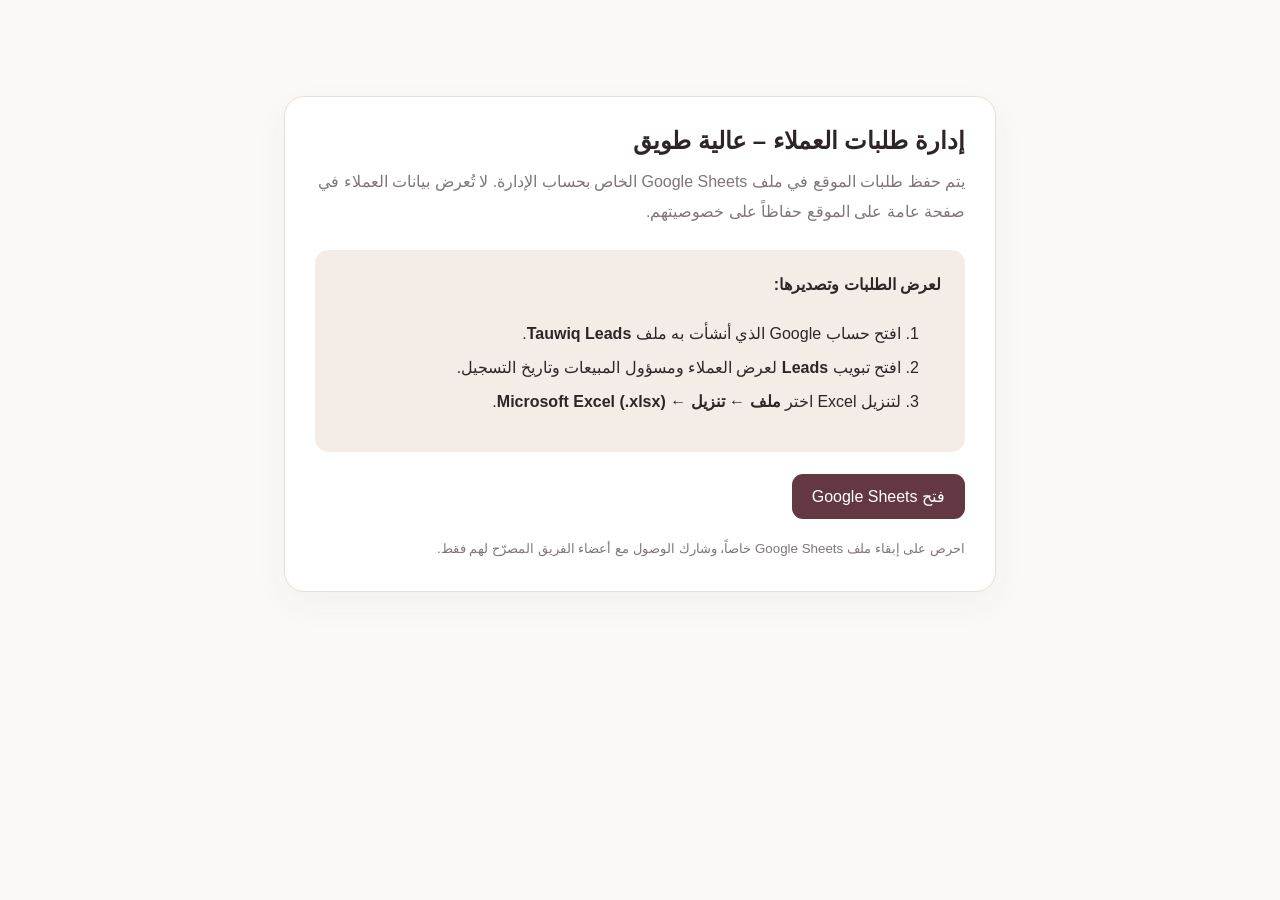
<file: leads.html>
<!doctype html>
<html lang="ar" dir="rtl">
<head>
  <meta charset="utf-8">
  <meta name="viewport" content="width=device-width,initial-scale=1">
  <meta name="robots" content="noindex,nofollow">
  <title>إدارة طلبات العملاء | عالية طويق</title>
  <style>
    :root{--ink:#2f2529;--muted:#81757a;--line:#e9ded7;--paper:#fbf9f7;--maroon:#633843;--soft:#f3ece7}
    *{box-sizing:border-box}body{margin:0;background:var(--paper);color:var(--ink);font-family:Tahoma,Arial,sans-serif}
    main{max-width:760px;margin:8vh auto;padding:24px}.card{background:#fff;border:1px solid var(--line);border-radius:20px;padding:30px;box-shadow:0 12px 36px #4330280b}
    h1{font-size:24px;margin:0 0 12px}.lead{color:var(--muted);line-height:1.9;margin:0 0 22px}.steps{background:var(--soft);border-radius:14px;padding:18px 24px;line-height:2.1}.btn{display:inline-block;margin-top:22px;background:var(--maroon);color:#fff;text-decoration:none;padding:13px 20px;border-radius:11px}
    small{display:block;margin-top:18px;color:var(--muted);line-height:1.8}@media(max-width:600px){main{padding:14px}.card{padding:22px}h1{font-size:21px}}
  </style>
</head>
<body>
  <main><section class="card">
    <h1>إدارة طلبات العملاء – عالية طويق</h1>
    <p class="lead">يتم حفظ طلبات الموقع في ملف Google Sheets الخاص بحساب الإدارة. لا تُعرض بيانات العملاء في صفحة عامة على الموقع حفاظاً على خصوصيتهم.</p>
    <div class="steps">
      <strong>لعرض الطلبات وتصديرها:</strong>
      <ol>
        <li>افتح حساب Google الذي أنشأت به ملف <b>Tauwiq Leads</b>.</li>
        <li>افتح تبويب <b>Leads</b> لعرض العملاء ومسؤول المبيعات وتاريخ التسجيل.</li>
        <li>لتنزيل Excel اختر <b>ملف ← تنزيل ← Microsoft Excel (.xlsx)</b>.</li>
      </ol>
    </div>
    <a class="btn" href="https://sheets.google.com/" target="_blank" rel="noopener">فتح Google Sheets</a>
    <small>احرص على إبقاء ملف Google Sheets خاصاً، وشارك الوصول مع أعضاء الفريق المصرّح لهم فقط.</small>
  </section></main>
</body>
</html>
</file>
<file: assets/css/site.css>
*{box-sizing:border-box} :root{--maroon:#633843;--maroon-dark:#492630;--beige:#F4EEE7;--cream:#DBD1BB;--ink:#30282A;--muted:#82766F;--line:#E5DAD0;--white:#FFFDFA;--green:#285B48;--amber:#946D24;--red:#99504B;--brand-green:#173F3B;--brand-gold:#B99742;--surface:#FBF8F3;--surface-alt:#EFE7DE}
html{scroll-behavior:smooth;scroll-padding-top:90px}body{margin:0;background:var(--beige);color:var(--ink);font-family:"IBM Plex Sans Arabic",Tahoma,Arial,sans-serif}a{color:inherit;text-decoration:none}button,input,select{font:inherit}.header{height:82px;position:sticky;top:0;z-index:20;background:rgba(244,238,231,.96);backdrop-filter:blur(12px);border-bottom:1px solid #d9cec3;display:flex;align-items:center;justify-content:space-between;padding:0 6.5vw}.brand img{width:120px;height:60px;object-fit:contain;mix-blend-mode:multiply}.nav{display:flex;gap:34px;font-size:13px;color:#5d5350}.nav a:hover{color:var(--maroon)}.nav-cta{background:var(--maroon);color:white;padding:12px 19px;font-size:12px;letter-spacing:.2px}.nav-cta span{margin-right:16px}.menu-btn{display:none;border:0;background:none;font-size:24px;color:var(--maroon)}
.hero{height:min(720px,calc(100vh - 82px));min-height:570px;position:relative;overflow:hidden;background:var(--maroon);color:white;display:flex;align-items:center;padding:5vw 11vw}.hero-image{position:absolute;inset:0;background-image:url("../../images/official-project-cover.jpg");background-position:center 52%;background-size:cover;filter:saturate(.7)}.hero-overlay{position:absolute;inset:0;background:linear-gradient(90deg,rgba(62,27,37,.18) 0%,rgba(82,39,51,.58) 48%,rgba(65,34,42,.94) 100%)}.hero-content{position:relative;z-index:2;max-width:600px}.eyebrow{font-size:10px;letter-spacing:2px;color:var(--maroon);font-weight:700;margin:0 0 20px}.eyebrow.light{color:#e4d7c9}.hero h1{font-family:"Noto Naskh Arabic",serif;font-size:clamp(58px,8vw,106px);line-height:1.1;font-weight:600;margin:0 0 12px;letter-spacing:-1px}.hero h1 em,.section-heading h2 em,.models-heading h2 em{font-style:normal;color:#dfc9aa}.hero-tagline{font-family:"Noto Naskh Arabic",serif;font-size:25px;margin:15px 0 8px;color:#eadccf}.hero-description{max-width:420px;color:#e4d9d2;font-size:14px;line-height:2.1;margin:0 0 28px}.primary-btn{display:inline-flex;align-items:center;gap:32px;background:var(--beige);color:var(--maroon);padding:15px 22px;font-size:13px;font-weight:600}.primary-btn:hover{background:white}.hero-bottom{position:absolute;z-index:2;bottom:28px;right:6.5vw;left:6.5vw;display:flex;justify-content:space-between;color:#e9ded4;font-size:10px;letter-spacing:1px;border-top:1px solid #ffffff45;padding-top:14px}.hero-ornament{position:absolute;left:7%;top:9%;font-family:"Noto Naskh Arabic";font-size:250px;line-height:1;color:#fff;opacity:.045;pointer-events:none}
.section-wrap{padding:100px 8vw}.section-kicker{display:flex;align-items:center;gap:12px;color:var(--maroon);font-size:11px;font-weight:600;margin-bottom:28px}.section-kicker span:first-child{font-family:Georgia,serif;color:#a18a79}.section-kicker i{height:1px;width:42px;background:var(--cream)}.intro-grid{display:grid;grid-template-columns:1fr 1.05fr;gap:12%;align-items:start}.intro h2,.section-heading h2,.models-heading h2{font-family:"Noto Naskh Arabic",serif;font-size:clamp(42px,5vw,66px);font-weight:600;line-height:1.3;margin:0;color:var(--maroon)}.intro-copy>p{font-size:15px;line-height:2.2;color:#6d625d;margin:7px 0 38px}.intro-stats{display:grid;grid-template-columns:repeat(3,1fr);border-top:1px solid var(--cream);padding-top:22px;gap:12px}.intro-stats div{display:flex;flex-direction:column;gap:5px}.intro-stats strong{font-family:Georgia,serif;font-size:34px;color:var(--maroon);font-weight:400}.intro-stats span{font-size:11px;color:var(--muted)}
.sites-section{background:#ebe2d8}.section-heading{display:flex;justify-content:space-between;align-items:end;gap:30px;margin-bottom:42px}.section-heading>p{max-width:300px;color:#746963;font-size:13px;line-height:2}.section-heading h2{font-size:54px}.map-layout{display:grid;grid-template-columns:1.1fr .9fr;gap:28px;align-items:stretch}.map-image-wrap{position:relative;background:#ded4c9;min-height:390px;overflow:hidden}.map-image-wrap img{width:100%;height:100%;min-height:390px;object-fit:cover}.map-caption{position:absolute;bottom:0;right:0;background:var(--maroon);color:white;padding:11px 17px;font-size:10px}.site-list{display:grid;grid-template-columns:repeat(2,1fr);gap:10px}.site-chip{border:1px solid #d7c9bc;background:#f7f2ec;padding:17px 18px;text-align:right;cursor:pointer;display:flex;align-items:center;justify-content:space-between;transition:.2s;color:var(--ink)}.site-chip:hover,.site-chip.active{background:var(--maroon);color:white;border-color:var(--maroon)}.site-chip strong{font-size:15px;font-weight:600}.site-chip small{display:block;font-size:10px;color:#8e8179;margin-top:4px}.site-chip.active small,.site-chip:hover small{color:#eadbd0}.site-arrow{font-size:18px;color:var(--maroon)}.site-chip.active .site-arrow,.site-chip:hover .site-arrow{color:#eadbd0}
.units-section{background:#f8f4ef}.units-heading{align-items:end}.units-heading h2{font-size:56px}.units-heading>div>p{font-size:13px;color:var(--muted)}.available-stamp{display:flex;align-items:center;gap:13px;border-right:1px solid var(--cream);padding-right:20px;color:var(--muted);font-size:11px}.available-stamp strong{font-family:Georgia,serif;font-size:48px;font-weight:400;color:var(--maroon)}.filter-panel{background:#fff;border:1px solid var(--line);padding:18px 20px;margin-bottom:25px}.filter-top{display:grid;grid-template-columns:1.5fr repeat(5,1fr);gap:9px}.search-box{display:flex;align-items:center;border:1px solid var(--line);padding:0 12px;min-width:0}.search-box span{font-size:22px;color:var(--maroon)}.search-box input{border:0;outline:0;width:100%;padding:12px 8px;background:transparent;font-size:12px}.filter-top select{border:1px solid var(--line);padding:12px 10px;background:#fff;color:#5e5550;font-size:11px;min-width:0;outline-color:var(--maroon)}.filter-bottom{display:flex;justify-content:space-between;align-items:center;border-top:1px solid #f0ebe5;margin-top:14px;padding-top:13px}.toggle-label{display:flex;align-items:center;gap:9px;font-size:11px;color:#756b65;cursor:pointer}.toggle-label input{position:absolute;opacity:0}.toggle-ui{width:30px;height:17px;background:#d6cec7;border-radius:20px;position:relative;transition:.2s}.toggle-ui:after{content:"";position:absolute;width:11px;height:11px;right:3px;top:3px;background:white;border-radius:50%;transition:.2s}.toggle-label input:checked+.toggle-ui{background:var(--maroon)}.toggle-label input:checked+.toggle-ui:after{right:16px}.results-count{font-size:11px;color:var(--maroon);font-weight:600}.unit-grid{display:grid;grid-template-columns:repeat(3,1fr);gap:14px}.unit-card{background:#fff;border:1px solid var(--line);padding:20px;transition:.2s;cursor:pointer;position:relative}.unit-card:hover{border-color:#b99b8b;transform:translateY(-3px);box-shadow:0 12px 25px #4e2d3210}.unit-card-top{display:flex;justify-content:space-between;align-items:center;gap:10px}.unit-code{font-family:Georgia,serif;font-size:25px;color:var(--maroon)}.unit-status{font-size:10px;padding:5px 9px;background:#e8f1e9;color:var(--green)}.unit-status.reserved{background:#f6eedf;color:var(--amber)}.unit-status.sold{background:#f3e6e4;color:var(--red)}.unit-location{font-size:11px;color:#93877e;margin:5px 0 17px}.unit-specs{display:grid;grid-template-columns:repeat(2,1fr);gap:13px;border-top:1px solid #eee8e1;padding-top:15px}.unit-specs span{font-size:10px;color:#9a8f86}.unit-specs strong{display:block;color:#413936;font-size:14px;font-weight:600;margin-top:3px}.unit-price-row{display:flex;align-items:end;justify-content:space-between;border-top:1px solid #eee8e1;padding-top:14px;margin-top:17px}.unit-price-row span{font-size:10px;color:#958981}.unit-price-row strong{font-size:19px;color:var(--maroon);font-weight:600}.unit-more{font-size:10px;color:#988b82}.no-results{padding:35px;background:white;text-align:center;color:var(--muted);font-size:13px}.availability-note{font-size:10px;color:#9b918a;line-height:1.9;margin-top:25px}
.models-section{background:var(--maroon);color:white;padding:90px 0 100px}.light-kicker{color:#eadbd0}.light-kicker i{background:#a9827d}.models-heading{display:flex;justify-content:space-between;align-items:end;gap:30px;margin-bottom:35px}.models-heading h2{color:white;font-size:54px}.models-heading p{max-width:280px;color:#e1d1c7;font-size:12px;line-height:2}.model-gallery{display:grid;grid-template-columns:1fr 1fr;gap:16px}.model-gallery figure{margin:0;background:#f4eee7;color:var(--maroon);overflow:hidden}.model-gallery img{display:block;width:100%;height:320px;object-fit:cover}.model-gallery figcaption{display:flex;justify-content:space-between;align-items:center;padding:16px 20px}.model-gallery figcaption span{font-size:10px;color:#9b817a}.model-gallery figcaption strong{font-size:14px}.models-note{font-size:10px;color:#ddc9c0;margin-top:17px}
.footer{background:#f4eee7;padding:35px 8vw 22px}.footer-top{display:flex;align-items:center;justify-content:space-between;padding-bottom:25px;border-bottom:1px solid #dfd4ca}.footer-top img{width:130px;height:65px;object-fit:contain;mix-blend-mode:multiply}.footer-top p{font-family:"Noto Naskh Arabic";font-size:20px;color:var(--maroon)}.footer-bottom{display:flex;justify-content:space-between;color:#998e86;font-size:10px;padding-top:17px}
.loading{padding:25px;color:var(--muted);font-size:13px}.unit-dialog{border:0;padding:0;width:min(620px,calc(100% - 28px));max-height:90vh;overflow:auto;background:#f8f4ef;color:var(--ink);box-shadow:0 25px 80px #21111455}.unit-dialog::backdrop{background:#26151bb3;backdrop-filter:blur(3px)}.dialog-close{position:sticky;top:10px;float:left;margin:10px 10px 0 0;border:0;background:var(--maroon);color:white;width:34px;height:34px;border-radius:50%;font-size:22px;cursor:pointer}.dialog-body{padding:42px 34px 32px}.dialog-eyebrow{font-size:10px;letter-spacing:1px;color:var(--maroon)}.dialog-title{font-family:"Noto Naskh Arabic";font-size:38px;color:var(--maroon);margin:8px 0}.dialog-price{font-size:28px;color:var(--maroon);font-weight:600;margin:15px 0 25px}.dialog-grid{display:grid;grid-template-columns:1fr 1fr;gap:0;border-top:1px solid var(--line)}.dialog-grid div{padding:13px 5px;border-bottom:1px solid var(--line)}.dialog-grid span{display:block;color:#978a82;font-size:10px}.dialog-grid strong{display:block;font-size:13px;margin-top:5px}.dialog-foot{font-size:10px;color:#94877e;line-height:1.8;margin-top:18px}
@media(max-width:1000px){.header{padding:0 4vw}.nav{gap:17px}.section-wrap{padding:75px 5vw}.filter-top{grid-template-columns:repeat(3,1fr)}.search-box{grid-column:span 3}.unit-grid{grid-template-columns:repeat(2,1fr)}}
@media(max-width:680px){.header{height:70px}.brand img{width:165px;height:52px}.nav{display:none;position:absolute;top:70px;right:0;left:0;background:var(--beige);padding:18px 6vw;flex-direction:column;gap:17px;border-bottom:1px solid var(--line)}.nav.open{display:flex}.nav-cta{display:none}.menu-btn{display:block}.hero{height:650px;min-height:0;padding:55px 8vw;align-items:center}.hero-overlay{background:linear-gradient(0deg,rgba(61,28,37,.94),rgba(75,36,48,.72) 60%,rgba(60,28,37,.4))}.hero h1{font-size:66px}.hero-bottom{right:8vw;left:8vw}.section-wrap{padding:65px 6vw}.intro-grid,.map-layout{grid-template-columns:1fr;gap:28px}.intro h2,.section-heading h2,.models-heading h2{font-size:44px}.intro-stats strong{font-size:29px}.section-heading{align-items:flex-start;flex-direction:column;gap:12px}.section-heading>p{margin:0}.map-image-wrap,.map-image-wrap img{min-height:260px}.site-list{grid-template-columns:repeat(2,1fr)}.units-heading{flex-direction:row;align-items:center}.units-heading h2{font-size:42px}.available-stamp{padding-right:12px;gap:8px}.available-stamp strong{font-size:38px}.filter-top{grid-template-columns:1fr 1fr}.search-box{grid-column:span 2}.unit-grid{grid-template-columns:1fr}.models-heading{display:block}.models-heading p{margin-top:18px}.model-gallery{grid-template-columns:1fr}.model-gallery img{height:260px}.footer{padding:28px 6vw 18px}.footer-bottom{gap:15px}.footer-top p{font-size:16px}.dialog-body{padding:40px 22px 25px}}

/* Refinements: corporate identity, cleaner model gallery and unit-plan modal */
.brand{display:flex;align-items:center;gap:15px;min-width:250px}
.brand img{width:205px;height:62px;object-fit:contain;mix-blend-mode:multiply;filter:contrast(1.12)}
.brand-divider{height:34px;width:1px;background:#d5c7b9}
.project-brand{font-family:"Noto Naskh Arabic",serif;color:var(--maroon);font-size:17px;line-height:1.2;font-weight:700}
.project-brand small{font:9px "IBM Plex Sans Arabic",sans-serif;letter-spacing:1.1px;color:#8b7770}
.model-gallery{align-items:stretch;gap:22px}
.model-gallery figure{background:#f8f4ef;border:1px solid #e6dcd2}
.model-image{height:330px;background:#f8f4ef;display:flex;align-items:center;justify-content:center;padding:18px}
.model-gallery img{width:100%;height:100%;object-fit:contain}
.model-gallery figcaption{padding:18px 22px;border-top:1px solid #e8ddd2}
.models-note{margin-top:18px;line-height:1.8}
.unit-dialog{position:fixed;border-radius:2px;overflow-x:hidden}
.dialog-close{position:absolute;z-index:5;top:15px;left:15px;float:none;display:grid;place-items:center;width:40px;height:40px;margin:0;border:1px solid #eadbd4;background:rgba(99,56,67,.96);color:#fff;border-radius:50%;font-family:Arial,sans-serif;font-size:22px;font-weight:400;line-height:1;box-shadow:0 5px 18px #321a2026;transition:transform .18s,background .18s}
.dialog-close:hover{background:#43232d;transform:rotate(90deg) scale(1.04)}
.dialog-body{padding:0 34px 32px}
.dialog-plan-wrap{position:relative;background:#eee7df;margin:0 -34px 28px;padding:22px 52px;min-height:220px;display:flex;align-items:center;justify-content:center;border-bottom:1px solid #e2d6ca}
.dialog-plan{display:block;width:100%;max-height:330px;object-fit:contain}
.plan-label{position:absolute;bottom:12px;right:18px;background:#633843;color:#fff;padding:6px 10px;font-size:9px;letter-spacing:.3px}
.dialog-eyebrow{margin-top:0}
.dialog-title{padding-left:25px}
@media(max-width:680px){
 .brand{min-width:0;gap:9px}.brand img{width:125px;height:48px}.brand-divider{height:28px}.project-brand{font-size:14px}.project-brand small{font-size:8px}
 .model-image{height:250px;padding:12px}
 .dialog-body{padding:0 20px 25px}
 .dialog-plan-wrap{margin:0 -20px 24px;padding:50px 14px 24px;min-height:180px}
 .dialog-plan{max-height:250px}
 .dialog-close{top:12px;left:12px;width:38px;height:38px}
}

.hero-ornament{display:none!important}

/* Size and hierarchy refinements requested */
.header{min-height:92px}
.brand{min-width:340px;gap:18px}
.brand img{width:245px;height:76px;object-fit:contain;mix-blend-mode:multiply;filter:contrast(1.18)}
.brand-divider{height:44px}
.project-brand{font-size:19px;line-height:1.25}
.project-brand small{font-size:10px;letter-spacing:1.25px}
.footer{padding-top:42px;padding-bottom:28px}
.footer-top{min-height:112px;align-items:center}
.footer-top img{width:220px;height:96px;object-fit:contain;mix-blend-mode:multiply;filter:contrast(1.15)}
.footer-top p{font-size:23px}
.footer-bottom{align-items:center;gap:22px;flex-wrap:wrap;padding-top:22px;font-size:12px}
.footer-sales{display:flex;align-items:center;gap:24px;flex-wrap:wrap;color:#75665f}
.footer-sales .sales-title{color:var(--maroon);font-weight:700;margin-left:4px}
.footer-sales span:not(.sales-title){display:flex;align-items:center;gap:6px}
.footer-sales strong{font-size:17px;color:var(--maroon);font-weight:700}
.footer-copy{font-size:11px;color:#998e86}
.unit-dialog{width:min(720px,calc(100% - 32px));}
.dialog-body{padding:0 42px 38px}
.dialog-plan-wrap{margin:0 -42px 30px;padding:24px 62px;min-height:250px}
.dialog-plan{max-height:360px}
.dialog-title{font-size:43px;margin:12px 0}
.dialog-badges{display:flex;align-items:center;gap:10px;margin-top:8px}
.floor-badge{display:inline-flex;align-items:center;padding:6px 12px;background:#eee5dc;color:var(--maroon);font-size:11px;border:1px solid #e2d4c8}
.dialog-price{font-size:32px;margin:18px 0 28px}
.dialog-grid div{padding:16px 7px}
.dialog-grid span{font-size:11px}
.dialog-grid strong{font-size:15px;margin-top:7px}
.dialog-foot{font-size:11px}
@media(max-width:1000px){
 .brand{min-width:280px}
 .brand img{width:200px;height:68px}
}
@media(max-width:680px){
 .header{min-height:70px}
 .brand{min-width:0;gap:9px}
 .brand img{width:145px;height:52px}
 .brand-divider{height:28px}
 .project-brand{font-size:14px}
 .project-brand small{font-size:8px}
 .footer-top{min-height:82px}
 .footer-top img{width:165px;height:70px}
 .footer-top p{font-size:16px}
 .footer-sales{gap:12px 17px;font-size:11px}
 .footer-sales strong{font-size:15px}
 .footer-copy{width:100%}
 .unit-dialog{width:calc(100% - 20px)}
 .dialog-body{padding:0 20px 26px}
 .dialog-plan-wrap{margin:0 -20px 24px;padding:50px 14px 24px;min-height:180px}
 .dialog-plan{max-height:250px}
 .dialog-title{font-size:34px}
 .dialog-price{font-size:27px}
 .dialog-grid div{padding:12px 5px}
 .dialog-grid strong{font-size:13px}
}

/* Official brochure refinements */
.brand{display:flex;align-items:center;gap:16px}
.brand img{width:180px;height:56px;object-fit:contain;mix-blend-mode:multiply}
.brand-divider{height:38px;width:1px;background:#d5c8bc}
.project-brand{display:flex;align-items:center;justify-content:center;width:82px;height:54px}
.project-brand img{width:82px;height:54px;object-fit:contain}
.hero-image{background-position:center 48%;filter:saturate(.92)}
.hero-overlay{background:linear-gradient(90deg,rgba(57,26,34,.12) 0%,rgba(73,35,45,.42) 46%,rgba(74,36,47,.90) 100%)}
.project-facts{padding-top:78px;padding-bottom:78px}
.facts-grid{display:grid;grid-template-columns:repeat(4,1fr);gap:12px}
.fact-card{background:#fff;border:1px solid var(--line);padding:25px 20px;display:flex;flex-direction:column;gap:8px}
.fact-card span{font-size:12px;color:#887b73}
.fact-card strong{font-family:"Noto Naskh Arabic",serif;color:var(--maroon);font-size:clamp(22px,2.5vw,34px);line-height:1.35}
.fact-card small{font-size:10px;color:#9a8e86}
.facts-note{font-size:10px;color:#968a81;margin-top:16px}
.nearby-section{background:#ebe2d8}
.nearby-grid{display:grid;grid-template-columns:repeat(4,1fr);gap:12px}
.nearby-grid div{background:#f8f4ef;padding:24px 18px;border-bottom:2px solid var(--cream);display:flex;flex-direction:column;gap:10px}
.nearby-grid strong{font-family:Georgia,serif;font-size:30px;font-weight:400;color:var(--maroon)}
.nearby-grid span{font-size:12px;color:#766a63}
.model-gallery.official-plans{grid-template-columns:repeat(3,1fr)}
.model-gallery.official-plans .model-image{height:270px;padding:8px;background:#f1eae3}
.model-gallery.official-plans img{object-fit:contain}
.contact-section{display:grid;grid-template-columns:1fr 1fr;gap:10%;align-items:center}
.contact-copy h2{font-family:"Noto Naskh Arabic",serif;font-size:clamp(38px,5vw,58px);line-height:1.35;color:var(--maroon);margin:0}
.contact-copy h2 em{font-style:normal;color:#9b7c68}
.contact-copy p{font-size:13px;color:#7f736c;line-height:2;margin-top:18px;max-width:420px}
.contact-numbers{display:grid;gap:12px}
.contact-numbers a{background:#fff;border:1px solid var(--line);padding:22px 24px;display:flex;justify-content:space-between;align-items:center;gap:15px}
.contact-numbers a span{font-size:12px;color:#8b7e75}
.contact-numbers a strong{font-family:Georgia,serif;font-size:22px;color:var(--maroon);direction:ltr}
.dialog-plan-wrap{background:#f0e9e2}
.dialog-plan{width:100%;max-height:390px;object-fit:contain;display:block}
.plan-label{display:block;background:#efe7df;color:var(--maroon);font-size:10px;padding:9px 14px}
.plan-unavailable{background:#eee5dc;border-right:3px solid var(--maroon);padding:18px 20px;margin-bottom:18px;display:flex;flex-direction:column;gap:8px}
.plan-unavailable strong{font-size:13px;color:var(--maroon)}
.plan-unavailable span{font-size:11px;color:#81746c;line-height:1.9}
.footer-top img{width:180px;height:72px;object-fit:contain}
@media(max-width:900px){.facts-grid{grid-template-columns:repeat(2,1fr)}.nearby-grid{grid-template-columns:repeat(2,1fr)}.model-gallery.official-plans{grid-template-columns:1fr 1fr}}
@media(max-width:680px){.brand{gap:9px}.brand img{width:128px;height:48px}.brand-divider{height:30px}.project-brand,.project-brand img{width:60px;height:44px}.facts-grid{grid-template-columns:1fr 1fr}.nearby-grid{grid-template-columns:1fr 1fr}.model-gallery.official-plans{grid-template-columns:1fr}.model-gallery.official-plans .model-image{height:300px}.contact-section{grid-template-columns:1fr;gap:25px}.contact-numbers a{padding:18px}.contact-numbers a strong{font-size:18px}}

/* Final brand lockup */
.header .brand{display:flex;align-items:center;gap:18px;min-width:0;}
.header .brand .company-logo{display:block;width:225px;height:76px;object-fit:contain;mix-blend-mode:multiply;filter:none;}
.header .brand-divider{display:block;height:42px;width:1px;background:#cbb9a9;}
.header .brand .project-brand{display:flex;align-items:center;justify-content:center;width:112px;height:72px;}
.header .brand .project-brand .tauwiq-logo{display:block;width:100%;height:100%;object-fit:contain;}
.footer-top{display:flex;align-items:center;justify-content:space-between;gap:28px;}
.footer-logos{display:flex;align-items:center;gap:18px;min-height:92px;}
.footer-logos .footer-company-logo{width:220px;height:82px;object-fit:contain;mix-blend-mode:multiply;}
.footer-logos>span{width:1px;height:42px;background:#cbb9a9;}
.footer-logos .footer-project-logo{width:108px;height:78px;object-fit:contain;}
/* Floor-plan image is shown within the selected unit details only. */
.dialog-plan-section{margin:22px 0 26px;border:1px solid #e4d9ce;background:#f5efe9;}
.dialog-plan-heading{display:flex;justify-content:space-between;align-items:center;gap:16px;padding:13px 17px;border-bottom:1px solid #e4d9ce;color:var(--maroon);}
.dialog-plan-heading strong{font-size:14px;}
.dialog-plan-heading span{font-size:10px;color:#8b7b72;text-align:left;}
.dialog-plan-wrap{margin:0;padding:16px 18px;min-height:0;display:flex;align-items:center;justify-content:center;background:#f0e9e2;border:0;}
.dialog-plan{display:block;width:100%;max-height:410px;object-fit:contain;}
.dialog-plan-note{font-size:10px;line-height:1.8;color:#8e8179;padding:0 17px 12px;margin:0;}
.dialog-plan-missing{font-size:11px;line-height:1.9;color:#7f7069;background:#f1eae3;border-right:2px solid #bba68f;padding:10px 13px;margin:18px 0 8px;}
/* The former full-page model gallery is intentionally removed. */
.models-section,.model-gallery,.models-heading,.models-note{display:none!important;}
@media(max-width:1000px){.header .brand .company-logo{width:190px;height:68px;}.header .brand .project-brand{width:94px;height:64px;}}
@media(max-width:680px){
 .header .brand{gap:9px;}
 .header .brand .company-logo{width:142px;height:50px;}
 .header .brand-divider{height:30px;}
 .header .brand .project-brand{width:64px;height:48px;}
 .footer-top{align-items:flex-start;flex-direction:column;gap:12px;}
 .footer-logos{min-height:64px;gap:12px;}
 .footer-logos .footer-company-logo{width:165px;height:62px;}
 .footer-logos>span{height:32px;}
 .footer-logos .footer-project-logo{width:78px;height:58px;}
 .dialog-plan-heading{align-items:flex-start;flex-direction:column;gap:4px;}
 .dialog-plan-wrap{margin:0;padding:10px;min-height:0;}
 .dialog-plan{max-height:270px;}
}


/* Approved Tauwiq / Al-Rossais palette — color refinement only */
:root{
  --maroon:#633843;
  --maroon-dark:#492630;
  --beige:#F4EEE7;
  --cream:#DBD1BB;
  --ink:#30282A;
  --muted:#82766F;
  --line:#E5DAD0;
  --white:#FFFDFA;
  --green:#285B48;
  --amber:#946D24;
  --red:#99504B;
  --brand-green:#173F3B;
  --brand-gold:#B99742;
  --surface:#FBF8F3;
  --surface-alt:#EFE7DE;
}

/* Header and brand lockup */
.header{background:rgba(244,238,231,.98);border-bottom-color:#D8C8B8}
.nav{color:var(--brand-green)}
.nav a:hover{color:var(--maroon)}
.brand-divider,.header .brand-divider{background:#C9B58F}
.nav-cta{background:var(--maroon);color:#FFFDFA}
.nav-cta:hover{background:var(--maroon-dark)}
.menu-btn{color:var(--maroon)}

/* Main surfaces and section backgrounds */
body{background:var(--beige);color:var(--ink)}
.sites-section,.nearby-section{background:#EEE5DC}
.units-section,.footer{background:var(--surface)}
.project-facts{background:var(--beige)}
.map-image-wrap{background:#E2D8CC}
.site-chip{background:#F8F3ED;border-color:#D9CCBE;color:var(--ink)}
.site-chip small{color:#897D74}
.site-chip:hover,.site-chip.active{background:var(--maroon);border-color:var(--maroon);color:#FFFDFA}

/* Typography and editorial accents */
.eyebrow,.section-kicker,.dialog-eyebrow{color:var(--maroon)}
.section-kicker span:first-child{color:#A58C60}
.intro-copy>p,.section-heading>p,.units-heading>div>p{color:#746963}
.intro h2,.section-heading h2,.units-heading h2,.models-heading h2{color:var(--maroon)}
.hero h1 em,.section-heading h2 em,.models-heading h2 em{color:#E2CDA7}
.hero-tagline{color:#F0E3D4}
.hero-description{color:#F0E7DF}
.hero-bottom{color:#F2EAE2;border-top-color:rgba(255,253,250,.38)}
.section-kicker i{background:#CDBB9D}

/* Cards, filters and dividers */
.filter-panel,.unit-card,.fact-card,.contact-numbers a{background:var(--white);border-color:var(--line)}
.filter-top select,.search-box{background:#FFFDFA;border-color:#DED2C6;color:#514641}
.filter-top select:focus,.search-box:focus-within{outline-color:var(--maroon);border-color:#A78369}
.filter-bottom{border-top-color:#EEE6DE}
.unit-specs,.unit-price-row{border-color:#E9E0D7}
.unit-location,.unit-specs span,.unit-price-row span,.unit-more{color:#8B7D74}
.unit-specs strong{color:var(--ink)}
.unit-code,.unit-price-row strong,.available-stamp strong,.results-count{color:var(--maroon)}
.available-stamp{border-right-color:#CDBB9D;color:var(--muted)}
.unit-card:hover{border-color:#B99A7B;box-shadow:0 12px 25px rgba(73,38,48,.09)}
.no-results{background:var(--white);color:var(--muted)}
.availability-note,.data-note{color:#8C8078}

/* Status colors retain clear meaning while matching the brand */
.unit-status{background:#E7F0E9;color:#285B48}
.unit-status.reserved{background:#F4ECDD;color:#87651F}
.unit-status.sold{background:#F3E5E3;color:#99504B}

/* Map, model imagery, and feature accents */
.map-caption{background:var(--maroon);color:#FFFDFA}
.models-section{background:var(--maroon-dark);color:#FFFDFA}
.light-kicker{color:#E8D8C9}
.light-kicker i{background:#B99742}
.models-heading h2{color:#FFFDFA}
.models-heading h2 em{color:#DBD1BB}
.models-heading p,.models-note{color:#E4D7CC}
.model-gallery figure{background:var(--beige);color:var(--maroon)}
.model-gallery figcaption span{color:#927E70}
.nearby-grid div{background:#F8F3ED;border-bottom-color:var(--brand-gold)}
.nearby-grid strong{color:var(--maroon)}
.nearby-grid span{color:#746963}

/* Footer and contact details */
.footer{background:var(--beige)}
.footer-top{border-bottom-color:#DCCFC2}
.footer-top p{color:var(--maroon)}
.footer-bottom,.footer-copy{color:#897D74}
.footer-sales{color:#746963}
.footer-sales .sales-title,.footer-sales strong{color:var(--maroon)}
.contact-copy p{color:#746963}
.contact-numbers a{border-color:var(--line)}
.contact-numbers a:hover{border-color:#B99A7B;background:#FFFDF9}
.contact-numbers a span{color:#82766F}
.contact-numbers a strong{color:var(--maroon)}

/* Unit details dialog */
.unit-dialog{background:var(--surface);color:var(--ink)}
.unit-dialog::backdrop{background:rgba(39,20,27,.72)}
.dialog-close{background:var(--maroon);border-color:#E4D3C9;color:#FFFDFA}
.dialog-close:hover{background:var(--maroon-dark)}
.dialog-plan-section{background:#F6F0E9;border-color:#E3D7CB}
.dialog-plan-heading{color:var(--maroon);border-bottom-color:#E3D7CB}
.dialog-plan-wrap{background:#EFE7DE}
.dialog-plan-note{color:#82766F}
.dialog-plan-missing{background:#F1EAE3;border-right-color:var(--brand-gold);color:#746963}
.dialog-grid{border-top-color:#E5DAD0}
.dialog-grid div{border-bottom-color:#E5DAD0}
.dialog-grid span,.dialog-foot{color:#82766F}
.dialog-grid strong{color:var(--ink)}
.plan-label{background:var(--maroon);color:#FFFDFA}

/* Keep the group logo's teal and gold artwork intact; colors here only frame it. */
.footer-logos>span{background:#C9B58F}


/* Unit details: official project photo and hidden-price state */
.dialog-price-hidden{
  margin:14px 0 22px;padding:14px 17px;background:#F1EAE3;border-right:3px solid var(--brand-gold);
  color:var(--maroon);font-size:13px;font-weight:600;line-height:1.8;
}
.dialog-building-photo,.dialog-plan-section{margin:18px 0 22px;border:1px solid #E3D7CB;background:#F6F0E9;}
.dialog-building-photo-wrap{background:#EFE7DE;padding:10px;display:flex;justify-content:center;}
.dialog-building-photo-wrap img{display:block;width:100%;max-height:270px;object-fit:cover;object-position:center 53%;}
.dialog-plan-section .dialog-plan-heading,.dialog-building-photo .dialog-plan-heading{display:flex;align-items:center;justify-content:space-between;gap:12px;padding:12px 15px;border-bottom:1px solid #E3D7CB;color:var(--maroon);font-size:12px;}
.dialog-plan-section .dialog-plan-heading span,.dialog-building-photo .dialog-plan-heading span{color:#82766F;font-size:10px;}
.dialog-plan-missing{padding:12px 15px;margin:12px 0;background:#F1EAE3;border-right:3px solid var(--brand-gold);color:#746963;font-size:11px;line-height:1.9;}
.unit-price-row strong{font-size:16px;}


/* معرض صور المشروع المتحرك */
.gallery-section{background:#F4EEE7;overflow:hidden}
.gallery-heading{align-items:end}
.gallery-heading h2{font-family:"Noto Naskh Arabic",serif;font-size:clamp(40px,4.5vw,58px);line-height:1.35;color:var(--maroon);margin:0}
.gallery-heading h2 em{font-style:normal;color:#A88760}
.gallery-heading>p{max-width:290px;color:#796D65;font-size:13px;line-height:2}
.gallery-slider{background:#fff;border:1px solid #E5DAD0;padding:12px;box-shadow:0 18px 45px rgba(73,38,48,.07)}
.gallery-stage{height:clamp(300px,48vw,620px);position:relative;overflow:hidden;background:#DED5CB}
.gallery-main-image{position:absolute;inset:0;width:100%;height:100%;object-fit:cover;object-position:center;transition:opacity .45s ease,transform 6s ease;opacity:1;transform:scale(1.015)}
.gallery-main-image.is-changing{opacity:.15;transform:scale(1.04)}
.gallery-image-shade{position:absolute;inset:35% 0 0;background:linear-gradient(0deg,rgba(38,21,27,.78),transparent);pointer-events:none}
.gallery-caption{position:absolute;bottom:28px;right:34px;display:flex;flex-direction:column;gap:6px;color:#fff;z-index:2;text-shadow:0 2px 12px rgba(0,0,0,.35)}
.gallery-caption-kicker{font-size:11px;letter-spacing:1px;color:#E9D6B9}
.gallery-caption strong{font-family:"Noto Naskh Arabic",serif;font-size:clamp(22px,3vw,34px);font-weight:600}
.gallery-arrow{position:absolute;top:50%;transform:translateY(-50%);z-index:3;width:46px;height:46px;border:1px solid rgba(255,255,255,.65);border-radius:50%;background:rgba(73,38,48,.72);color:white;font-size:29px;line-height:1;display:grid;place-items:center;cursor:pointer;transition:background .2s,transform .2s}
.gallery-arrow:hover{background:var(--maroon);transform:translateY(-50%) scale(1.05)}
.gallery-prev{right:20px}.gallery-next{left:20px}
.gallery-controls{display:flex;align-items:center;justify-content:space-between;gap:20px;padding:16px 8px 13px;border-bottom:1px solid #EEE6DE}
.gallery-position{display:flex;align-items:center;gap:10px;min-width:130px}
.gallery-position strong{font-family:Georgia,serif;font-size:16px;color:var(--maroon);direction:ltr}
.gallery-position span{font-size:11px;color:#8A7D74}
.gallery-dots{display:flex;align-items:center;justify-content:center;gap:7px;flex:1}
.gallery-dot{width:7px;height:7px;padding:0;border:0;border-radius:20px;background:#D9CFC5;cursor:pointer;transition:width .25s,background .25s}
.gallery-dot.active{width:25px;background:var(--maroon)}
.gallery-play{display:flex;align-items:center;gap:8px;border:1px solid #DCCFC2;background:#F8F3ED;color:var(--maroon);padding:8px 12px;font-size:11px;cursor:pointer;min-width:120px;justify-content:center}
.gallery-play:hover{background:#EFE5DB}
.gallery-thumbnails{display:grid;grid-template-columns:repeat(10,minmax(0,1fr));gap:8px;padding-top:12px}
.gallery-thumb{height:72px;padding:0;border:2px solid transparent;background:#eee;cursor:pointer;opacity:.68;overflow:hidden;transition:opacity .2s,border-color .2s}
.gallery-thumb img{width:100%;height:100%;object-fit:cover;display:block}
.gallery-thumb:hover,.gallery-thumb.active{opacity:1;border-color:var(--maroon)}
@media(max-width:800px){.gallery-thumbnails{grid-template-columns:repeat(5,minmax(0,1fr))}.gallery-thumb{height:68px}}
@media(max-width:560px){
 .gallery-slider{padding:7px}.gallery-stage{height:330px}
 .gallery-caption{right:18px;bottom:18px}
 .gallery-arrow{width:38px;height:38px;font-size:24px}
 .gallery-prev{right:10px}.gallery-next{left:10px}
 .gallery-controls{gap:8px;padding:12px 4px}
 .gallery-position{min-width:auto;gap:6px}.gallery-position span{display:none}
 .gallery-play{min-width:auto;padding:8px 9px}.gallery-play span:last-child{font-size:10px}
 .gallery-dots{gap:5px}.gallery-dot{width:6px;height:6px}.gallery-dot.active{width:17px}
 .gallery-thumbnails{grid-template-columns:repeat(5,minmax(0,1fr));gap:6px;padding-top:8px}
 .gallery-thumb{height:58px}
}
@media(prefers-reduced-motion:reduce){.gallery-main-image,.gallery-dot,.gallery-thumb,.gallery-arrow{transition:none}}


/* Lead capture form */
.lead-section{padding-top:78px;padding-bottom:82px;display:grid;grid-template-columns:minmax(220px,.8fr) minmax(0,1.2fr);gap:48px;align-items:start}
.lead-heading h2{font-family:"Noto Naskh Arabic",serif;font-size:clamp(28px,3vw,40px);font-weight:600;margin:16px 0 10px;color:var(--ink,#30252a)}
.lead-heading p{color:#81756d;line-height:1.9;font-size:14px;max-width:340px}
.lead-form{background:#fff;border:1px solid #e9dfd5;padding:28px;box-shadow:0 12px 35px rgba(50,30,25,.05)}
.lead-fields{display:grid;grid-template-columns:repeat(2,minmax(0,1fr));gap:18px}
.lead-fields label{display:flex;flex-direction:column;gap:8px;color:#51433d;font-size:13px;font-weight:600}
.lead-fields label span{display:inline;color:#9a8d84;font-weight:400}
.lead-fields input,.lead-fields select{width:100%;height:46px;border:1px solid #e4d9cf;background:#fcfaf7;padding:0 13px;color:#3b3030;font:inherit;font-weight:400;outline:none}
.lead-fields input:focus,.lead-fields select:focus{border-color:var(--maroon,#653c46);box-shadow:0 0 0 3px rgba(101,60,70,.08)}
.lead-consent{display:flex;align-items:center;gap:9px;margin:22px 0;color:#786d65;font-size:12px;line-height:1.7}
.lead-consent input{accent-color:var(--maroon,#653c46);width:16px;height:16px}
.lead-submit{display:flex;align-items:center;justify-content:center;gap:12px;width:100%;min-height:48px;border:0;background:var(--maroon,#653c46);color:#fff;font:inherit;font-size:14px;cursor:pointer;transition:filter .2s}
.lead-submit:hover{filter:brightness(1.12)}
.lead-feedback{margin:12px 0 0;color:#91847b;font-size:11px;text-align:center}
@media(max-width:760px){.lead-section{grid-template-columns:1fr;gap:22px;padding-top:55px;padding-bottom:58px}.lead-form{padding:20px}}
@media(max-width:480px){.lead-fields{grid-template-columns:1fr;gap:14px}}
</file>
<file: assets/css/modern.css>
/* Fluid responsive layer v3 */
:root{--edge:max(14px,calc((100% - 1280px)/2));--pad:clamp(20px,4vw,52px);--sec:clamp(48px,8vw,96px);--r:clamp(20px,2.4vw,32px);--bd:#e8dfd5;--gold:#b8924a;--grad:linear-gradient(135deg,#7a4553,#492630)}
html{-webkit-text-size-adjust:100%;overflow-x:clip}body{background:#f3ede5;overflow-x:clip;-webkit-font-smoothing:antialiased}
img{max-width:100%}
/* header */
.header{position:fixed;top:0;left:0;right:0;width:100%;z-index:100;margin:0;height:clamp(60px,7vw,74px);min-height:0;border-radius:0;padding:0 var(--edge);padding-inline:max(16px,var(--edge));background:rgba(243,237,229,.94);backdrop-filter:blur(14px);border:0;border-bottom:1px solid var(--bd);box-shadow:0 8px 24px rgba(38,28,32,.06);gap:12px}
body{padding-top:clamp(60px,7vw,74px)}
.header .brand{display:flex;align-items:center;gap:clamp(8px,1.5vw,16px);min-width:0}
.header .brand .company-logo{width:auto;height:clamp(34px,4.6vw,52px);max-width:none}
.header .brand .tauwiq-logo{width:auto;height:clamp(30px,4vw,46px)}
.nav{gap:2px;font-size:clamp(12px,1.2vw,14px)}.nav a{padding:8px clamp(8px,1.2vw,14px);border-radius:8px;font-weight:500;white-space:nowrap}.nav a:hover{background:#63384312}
.nav-cta{border-radius:10px;background:var(--maroon);padding:11px 18px;white-space:nowrap}
.menu-btn{width:44px;height:44px;border-radius:12px;background:#6338430f;font-size:22px}
/* hero */
.hero{margin:clamp(8px,1.5vw,16px) var(--edge) 0;height:clamp(520px,80svh,700px);min-height:0;border-radius:var(--r);padding:0 clamp(22px,6vw,80px);align-items:center}
.hero-image{filter:none;background-position:center 60%}
.hero-overlay{background:linear-gradient(270deg,rgba(40,16,24,.9) 0%,rgba(60,28,38,.55) 52%,rgba(40,16,24,.08) 100%)}
.hero-content{max-width:min(600px,100%)}
.hero h1{font-size:clamp(42px,7vw,88px);line-height:1.18;margin:0 0 6px}.hero h1 em{color:#e3c58f}
.hero-tagline{font-size:clamp(18px,2.2vw,24px)}.hero-description{font-size:clamp(13px,1.4vw,15px);margin-bottom:24px}
.eyebrow.light{padding:6px 14px;border-radius:999px;background:#ffffff1c;font-size:12px}
.primary-btn{border-radius:12px;padding:14px 24px;gap:22px}
.hero-bottom{left:clamp(12px,2vw,24px);right:clamp(12px,2vw,24px);bottom:clamp(12px,2vw,22px);padding:12px 20px;border:1px solid #ffffff30;border-radius:14px;background:#ffffff12;backdrop-filter:blur(10px);font-size:12px}
.hero-ornament{display:none}
/* shared rhythm */
.section-wrap{max-width:1280px;margin:0 auto;padding:var(--sec) var(--pad)}
.sites-section,.nearby-section,.cta-split{margin-inline:var(--edge);border-radius:var(--r)}
.sites-section>.section-wrap,.gallery-section>.section-wrap,.nearby-section>.section-wrap{padding:clamp(36px,6vw,70px) var(--pad)}
.section-kicker{margin-bottom:16px;font-size:12px}.section-kicker i{width:28px;background:var(--gold)}
.intro h2,.section-heading h2,.units-heading h2{font-size:clamp(30px,4.4vw,50px);line-height:1.35}
.section-heading{margin-bottom:clamp(20px,3vw,34px);flex-wrap:wrap;align-items:flex-end}.section-heading>p{max-width:340px}.section-heading h2 em{color:var(--gold)}
/* intro */
.intro-grid{grid-template-columns:repeat(auto-fit,minmax(min(100%,420px),1fr));gap:clamp(24px,5vw,60px);align-items:center}
.intro-copy>p{font-size:clamp(14px,1.5vw,16px);line-height:2;margin:0 0 22px}
.intro-stats{border:0;padding:0;gap:12px;grid-template-columns:repeat(auto-fit,minmax(110px,1fr))}
.intro-stats div{background:#fff;border:1px solid var(--bd);border-radius:20px;padding:18px;justify-content:space-between;min-height:110px}
.intro-stats div:first-child{background:var(--maroon)}.intro-stats div:first-child strong,.intro-stats div:first-child span{color:#fff}
.intro-stats strong{font-size:clamp(30px,3.6vw,40px)}
/* sites */
.sites-section{background:#fff}
.map-layout{grid-template-columns:1fr;gap:16px}
.map-image-wrap{min-height:0;height:clamp(240px,42vw,440px);border-radius:20px}.map-image-wrap img{min-height:0;height:100%}
.map-caption{border-radius:0 14px 0 0;background:#492630dd}
.site-list{grid-template-columns:repeat(auto-fit,minmax(min(100%,150px),1fr));gap:10px}
.site-chip{border-radius:14px;background:#f7f2ec;border:1px solid var(--bd);padding:14px 16px}
.site-chip:hover,.site-chip.active{background:var(--maroon);transform:none}
/* gallery */
.gallery-section{background:transparent}
.gallery-stage{height:clamp(240px,44vw,540px);border-radius:var(--r)}
.gallery-arrow{backdrop-filter:blur(10px);background:#ffffff30;border:1px solid #ffffff55;color:#fff}
.gallery-controls{flex-wrap:wrap;gap:12px}
.gallery-thumbnails{display:grid;grid-template-columns:repeat(5,minmax(0,1fr));overflow:visible}.gallery-thumb{border-radius:10px;overflow:hidden;flex-shrink:0}.gallery-thumb.active{box-shadow:0 0 0 2px var(--maroon)}
@media(max-width:800px){.gallery-thumbnails{grid-template-columns:repeat(5,minmax(0,1fr))}}
.gallery-play{border-radius:10px}
/* nearby */
.nearby-section{background:var(--maroon);color:#fff}
.nearby-section h2,.nearby-section .section-kicker{color:#fff}.nearby-section h2 em{color:#e3c58f}.nearby-section .section-heading>p{color:#e1d1c7}
.nearby-grid{grid-template-columns:repeat(auto-fit,minmax(min(100%,200px),1fr));gap:12px}
.nearby-grid div{background:#ffffff12;border:1px solid #ffffff22;border-radius:18px;padding:22px;box-shadow:none}
.nearby-grid strong{font-size:clamp(26px,3vw,34px);color:#fff;-webkit-text-fill-color:#fff;display:block}.nearby-grid span{color:#e1d1c7}
/* units */
.units-section{background:transparent}
.units-heading{gap:20px}
.available-stamp{border:0;padding:0 16px 0 0;border-right:2px solid var(--gold)}.available-stamp strong{font-size:clamp(36px,4.4vw,48px)}
.units-section{overflow:visible}
.filter-panel{position:sticky;top:calc(var(--header-h,76px) + 8px);z-index:90;border-radius:20px;border:1px solid var(--bd);box-shadow:0 12px 28px rgba(43,34,38,.08);padding:clamp(12px,2vw,18px);background:rgba(255,253,250,.97);backdrop-filter:blur(12px)}
.filter-panel.is-stuck{
  position:fixed;
  z-index:90;
  margin:0;
  box-shadow:0 14px 34px rgba(43,34,38,.12);
}
.filter-stick-sentinel{height:0;width:100%;pointer-events:none}
.filter-stick-spacer{width:100%;pointer-events:none}
.filter-top{grid-template-columns:repeat(auto-fit,minmax(min(100%,150px),1fr));gap:10px}.search-box{grid-column:1/-1}
.search-box,.filter-top select{border-radius:12px;background:#faf6f1;border-color:var(--bd);min-height:46px}
.search-box:focus-within,.filter-top select:focus{border-color:var(--maroon);outline:0}
.unit-grid{grid-template-columns:repeat(auto-fill,minmax(min(100%,300px),1fr));gap:clamp(12px,1.6vw,20px)}
.unit-card{border:1px solid var(--bd);border-radius:20px;padding:clamp(16px,2vw,22px);box-shadow:none;transition:.25s}
.unit-card:hover{border-color:var(--maroon);transform:translateY(-4px);box-shadow:0 18px 36px -18px #49263066}
.unit-code{font-size:26px}.unit-status{border-radius:999px;padding:5px 12px;font-weight:600}
.unit-price{display:flex;flex-direction:column;align-items:flex-start;gap:2px;min-width:0}
.unit-price-note{align-self:center}
.unit-more{color:var(--maroon);font-weight:600}
/* contact + lead */
.cta-split{display:grid;grid-template-columns:repeat(auto-fit,minmax(min(100%,420px),1fr));overflow:hidden;background:var(--grad);color:#fff;margin-bottom:clamp(10px,1.5vw,16px)}
.cta-split .section-wrap{max-width:none;padding:clamp(28px,5vw,52px) clamp(20px,4vw,48px)}
.cta-split .contact-section{display:flex;flex-direction:column;justify-content:center}
.cta-split h2,.cta-split .section-kicker{color:#fff}.cta-split h2 em{color:#e3c58f}.cta-split p{color:#e6d6cc}
.cta-split .contact-numbers{display:grid;gap:10px;margin-top:22px}
.cta-split .contact-numbers a{background:#ffffff14;border:1px solid #ffffff2a;border-radius:14px;box-shadow:none;color:#fff;padding:16px 18px}.cta-split .contact-numbers a:hover{background:#ffffff26;transform:none}
.cta-split .contact-numbers a *{color:#fff}
.cta-split .lead-section{display:block;background:#fff;color:var(--ink)}
.lead-section h2{color:var(--maroon);font-size:clamp(26px,3vw,32px);margin:0 0 8px}.lead-section .lead-heading p{color:#6d625d;margin:0}.lead-section .section-kicker{color:var(--maroon)}
.lead-form{border:0;box-shadow:none;padding:0;background:none;margin-top:20px}
.lead-fields{display:grid;grid-template-columns:repeat(auto-fit,minmax(min(100%,210px),1fr));gap:16px}
.lead-fields label{display:flex;flex-direction:column;gap:8px;font-size:13px;font-weight:600;color:#51433d}
.lead-fields label.full{grid-column:1/-1}
.lead-fields b{font-weight:600}.lead-fields small{font-weight:400;color:#9a8d84;font-size:12px}
.lead-fields input,.lead-fields select{height:52px;padding:0 16px;border-radius:12px;border:1px solid var(--bd);background:#faf6f1;font-size:14px;width:100%;transition:.2s}
.lead-fields input:focus,.lead-fields select:focus{outline:0;border-color:var(--maroon);box-shadow:0 0 0 4px #63384318}
.lead-consent{margin:18px 0 14px}
.lead-submit{width:100%;height:54px;border-radius:14px;background:var(--grad);display:flex;align-items:center;justify-content:center;gap:14px}
/* footer */
.footer{background:transparent;padding:clamp(24px,4vw,38px) var(--edge) 22px}.footer-top,.footer-bottom{flex-wrap:wrap;gap:14px}.footer-top img{mix-blend-mode:multiply}
.footer-sales{flex-wrap:wrap;gap:8px 18px}
/* dialog */
.unit-dialog{border-radius:var(--r);width:min(760px,calc(100% - 24px));max-height:92svh}.unit-dialog::backdrop{background:#1c0d1299;backdrop-filter:blur(6px)}
.unit-dialog[open]{animation:pop .3s ease-out}@keyframes pop{from{opacity:0;transform:translateY(18px) scale(.97)}}
.dialog-body{padding:0 clamp(18px,4vw,42px) clamp(22px,4vw,38px)}
.dialog-grid{grid-template-columns:repeat(auto-fit,minmax(130px,1fr))}.dialog-grid div{border-radius:10px}
.dialog-plan-wrap,.dialog-building-photo-wrap{border-radius:14px;overflow:hidden}.dialog-plan,.dialog-building-photo-wrap img{max-width:100%;height:auto}
.dialog-plan-slide{margin:0}.dialog-plan-slide+.dialog-plan-slide{border-top:1px solid #E3D7CB}
.dialog-plan-slide .dialog-plan-note{padding:8px 16px 14px}
.dialog-plan-wrap{background:#f6f1ea;padding:16px}
.dialog-plan{width:100%;height:auto;max-height:min(70vh,680px);object-fit:contain;background:#f6f1ea}
.map-image-wrap img{object-fit:contain;object-position:center;background:#efe7de}
.gallery-thumbnails{align-items:stretch}
.gallery-thumb{height:88px;opacity:1}
.sent-dialog{border:0;padding:0;background:transparent;width:min(440px,calc(100% - 32px));max-width:440px}
.sent-dialog::backdrop{background:rgba(28,13,18,.62);backdrop-filter:blur(8px)}
.sent-card{background:#fff;border-radius:28px;padding:42px 28px 32px;text-align:center;box-shadow:0 24px 70px rgba(28,13,18,.28)}
.sent-mark{display:grid;place-items:center;width:72px;height:72px;margin:0 auto 16px;border-radius:50%;background:#e7f0e9;color:#285b48;font-size:34px;font-weight:700}
.sent-card strong{display:block;font-family:"Noto Naskh Arabic",serif;font-size:42px;color:var(--maroon);line-height:1.3}
.sent-card p{margin:12px 0 0;color:#6d625d;font-size:15px;line-height:1.9}
.sent-card .sent-note{display:block;margin-top:8px;color:#30282A;font-size:16px;font-weight:700}
.sent-card a.sent-whatsapp{display:flex;align-items:center;justify-content:center;margin-top:20px;min-height:52px;padding:0 18px;border-radius:14px;background:#633843;color:#F4EEE7;font-size:16px;font-weight:700;text-decoration:none}
.sent-card button{display:block;margin:12px auto 0;min-width:0;height:auto;padding:8px 14px;border:0;border-radius:0;background:transparent;color:#8a7d76;font:inherit;font-size:14px;font-weight:600;cursor:pointer}
/* reveal */
.rv{opacity:0;transform:translateY(24px);transition:opacity .7s,transform .7s}.rv.in{opacity:1;transform:none}
/* tablet */
@media(max-width:900px){.nav-cta{display:none}.hero-overlay{background:linear-gradient(270deg,rgba(40,16,24,.9),rgba(60,28,38,.5))}}
/* phone */
@media(max-width:680px){
.menu-btn{display:grid;place-items:center}.header{padding-inline:14px}
.nav{display:none;position:absolute;top:calc(100% + 6px);right:10px;left:10px;flex-direction:column;gap:2px;padding:10px;background:#fffdfa;border:1px solid var(--bd);border-radius:18px;box-shadow:0 24px 50px -16px #49263066}
.nav.open{display:flex}.nav a{padding:14px 16px;font-size:15px}
.hero{height:clamp(500px,86svh,680px);align-items:flex-end;padding-bottom:84px}
.hero-overlay{background:linear-gradient(0deg,rgba(40,16,24,.94) 0%,rgba(40,16,24,.55) 55%,rgba(40,16,24,.15) 100%)}
.hero-bottom{font-size:11px;padding:10px 14px}
.primary-btn{width:100%;justify-content:space-between}
.section-heading{flex-direction:column;align-items:flex-start}.section-heading>p{max-width:none}
.units-heading{align-items:stretch}.available-stamp{align-self:flex-start}
.intro-stats{grid-template-columns:1fr 1fr}.intro-stats div:first-child{grid-column:1/-1;min-height:96px}
.nearby-grid{grid-template-columns:1fr 1fr}.nearby-grid div{padding:16px}
.contact-numbers a strong{font-size:20px}
.unit-dialog{width:100%;max-width:none;margin:auto 0 0;border-radius:24px 24px 0 0;max-height:94svh}
}
@media(min-width:1700px){html{font-size:112%}}
@media(prefers-reduced-motion:reduce){.rv{opacity:1;transform:none;transition:none}.unit-dialog[open]{animation:none}}


/* ===== Modern premium refinement ===== */
:root{
  --maroon:#633843;
  --maroon-dark:#4e2c36;
  --beige:#F4EEE7;
  --cream:#DBD1BB;
  --gold:#DBD1BB;
  --bd:#e7e1da;
  --surface:#ffffff;
  --surface-soft:#f7f5f2;
  --ink:#29252a;
  --muted:#777078;
}
html{scroll-behavior:smooth;scroll-padding-top:88px}
body{
  background:#F4EEE7;
  color:var(--ink);
}
::selection{background:#633843;color:#fff}
a,button,input,select{ -webkit-tap-highlight-color:transparent }
:focus-visible{outline:3px solid rgba(185,154,98,.75);outline-offset:3px}

/* Navigation */
:root{--header-h:76px}
.header{
  position:fixed;
  top:0;
  left:0;
  right:0;
  width:100%;
  z-index:100;
  height:var(--header-h);
  min-height:var(--header-h);
  background:rgba(250,249,247,.94);
  border-bottom:1px solid rgba(67,43,53,.09);
  box-shadow:0 8px 30px rgba(38,28,32,.06);
}
body{padding-top:var(--header-h)}
.nav a{transition:background .18s ease,color .18s ease}
.nav a:hover{background:rgba(67,43,53,.07);color:var(--maroon)}
.nav-cta{
  background:var(--maroon);
  box-shadow:0 7px 18px rgba(67,43,53,.16);
  transition:transform .2s ease,box-shadow .2s ease,background .2s ease;
}
.nav-cta:hover,.primary-btn:hover,.lead-submit:hover{transform:translateY(-2px);box-shadow:0 12px 26px rgba(35,24,30,.18)}
.menu-btn{border:1px solid rgba(67,43,53,.12)}

/* Hero */
.hero{box-shadow:0 24px 70px rgba(42,25,34,.12)}
.hero-image{transform:scale(1.02);transition:transform 1.1s ease}
.hero:hover .hero-image{transform:scale(1.06)}
.hero-overlay{
  background:linear-gradient(270deg,rgba(32,20,27,.91) 0%,rgba(48,29,38,.68) 48%,rgba(38,24,31,.12) 100%);
}
.hero h1{letter-spacing:-.7px;text-wrap:balance}
.hero-description{max-width:460px}
.primary-btn{
  box-shadow:0 8px 22px rgba(20,12,17,.16);
  transition:transform .2s ease,box-shadow .2s ease,background .2s ease;
}

/* Sections and typography */
.section-wrap{max-width:1320px}
.intro h2,.section-heading h2,.units-heading h2{
  letter-spacing:-.5px;
  text-wrap:balance;
}
.intro-copy>p,.section-heading>p{color:#716b70}
.section-kicker{letter-spacing:.15px}
.section-kicker i{background:linear-gradient(90deg,var(--gold),#e4d8c4)}

/* Statistics */
.intro-stats div{
  box-shadow:0 8px 24px rgba(43,34,38,.035);
  transition:transform .22s ease,box-shadow .22s ease;
}
.intro-stats div:hover{transform:translateY(-4px);box-shadow:0 14px 30px rgba(43,34,38,.09)}
.intro-stats div:first-child{background:linear-gradient(145deg,#4c303b,#34232c)}

/* Blocks */
.sites-section{
  background:linear-gradient(145deg,#fff 0%,#fbfaf8 100%);
  border:1px solid rgba(67,43,53,.055);
  box-shadow:0 18px 55px rgba(40,30,35,.045);
}
.map-image-wrap{box-shadow:0 12px 30px rgba(40,30,35,.08)}
.site-chip{
  background:#fbfaf8;
  transition:transform .2s ease,border-color .2s ease,background .2s ease,box-shadow .2s ease;
}
.site-chip:hover{transform:translateY(-2px);box-shadow:0 9px 20px rgba(67,43,53,.09)}
.site-chip.active{box-shadow:0 8px 20px rgba(67,43,53,.15)}
.site-arrow{transition:transform .2s ease}
.site-chip:hover .site-arrow{transform:translateX(-3px);color:inherit}

/* Gallery */
.gallery-stage{
  overflow:hidden;
  box-shadow:0 18px 45px rgba(35,24,30,.13);
}
.gallery-main-image{object-fit:cover;object-position:center;filter:none;transition:opacity .45s ease;background:#f4efe8}
.gallery-main-image.is-plan{object-fit:contain;transform:none}
.gallery-stage:hover .gallery-main-image{transform:none}
.dialog-building-photo-wrap img{object-fit:contain;object-position:center;max-height:320px;background:#efe7de}
.gallery-image-shade{background:linear-gradient(0deg,rgba(38,21,27,.42),transparent 46%)}
.gallery-caption{
  background:linear-gradient(0deg,rgba(25,17,22,.55),transparent);
}
.gallery-thumb{opacity:1}
.gallery-arrow{
  width:46px;height:46px;border-radius:50%;
  transition:transform .18s ease,background .18s ease;
}
.gallery-arrow:hover{transform:translateY(-50%) scale(1.07);background:rgba(73,38,48,.88)}
.gallery-thumb{transition:opacity .2s ease,transform .2s ease}
.gallery-thumb:hover{transform:translateY(-3px)}

/* Nearby amenities */
.nearby-section{
  background:linear-gradient(125deg,#382630 0%,#523541 58%,#6a4a4d 100%);
  box-shadow:0 20px 50px rgba(52,35,43,.12);
}
.nearby-grid div{
  backdrop-filter:blur(8px);
  transition:transform .2s ease,background .2s ease;
}
.nearby-grid div:hover{transform:translateY(-4px);background:#ffffff1c}
.header-brand{display:flex;align-items:center;gap:12px}
.header-actions{display:flex;align-items:center;gap:10px}
.location-icon{
  width:42px;height:42px;border-radius:50%;
  display:grid;place-items:center;
  color:var(--maroon);
  background:#fff;
  border:1px solid rgba(67,43,53,.16);
}
.location-icon:hover{background:var(--maroon);color:#fff}
.project-location{
  display:flex;flex-direction:column;align-items:center;text-align:center;
  gap:6px;margin:8px 0 28px;
}
.location-mark{
  width:64px;height:64px;border-radius:50%;
  display:grid;place-items:center;
  color:#3d2a24;background:#f3e7cf;
  box-shadow:0 10px 24px rgba(20,10,14,.18);
  margin-bottom:6px;
}
.project-location p{margin:0;color:#e7d7cb;font-size:13px}
.project-location h3{margin:0;color:#fff;font-size:clamp(28px,4vw,40px);font-family:"Noto Naskh Arabic",serif}
.project-location>span{color:#e1d1c7}
.project-location>a{color:#f3e7cf;font-weight:700;margin-top:4px}
.location-map{
  width:min(680px,100%);
  aspect-ratio:4/3;
  height:auto;
  margin-top:18px;
  border-radius:32px;
  overflow:hidden;
  border:6px solid rgba(255,255,255,.14);
  box-shadow:0 18px 40px rgba(16,8,12,.28);
  background:#2b1d22;
}
.location-map iframe{position:absolute;inset:0;width:100%;height:100%;border:0}
.location-map{position:relative}

/* Unit search and cards */
.filter-panel{
  box-shadow:0 12px 34px rgba(43,34,38,.045);
  background:rgba(255,255,255,.92);
}
.search-box,.filter-top select{
  transition:border-color .18s ease,box-shadow .18s ease,background .18s ease;
}
.search-box:focus-within,.filter-top select:focus{
  background:#fff;
  box-shadow:0 0 0 4px rgba(67,43,53,.07);
}
.unit-card{
  position:relative;
  overflow:hidden;
  display:flex;
  flex-direction:column;
  padding:0;
  background:linear-gradient(160deg,#fff 0%,#fdfcfb 100%);
  box-shadow:0 8px 24px rgba(43,34,38,.035);
  transition:transform .22s ease,border-color .22s ease,box-shadow .22s ease;
}
.unit-plan-thumb{
  height:158px;
  display:flex;
  align-items:center;
  justify-content:center;
  background:#f6f1ea;
  border-bottom:1px solid #efe6dc;
}
.unit-plan-thumb{position:relative}
.unit-plan-thumb img{width:100%;height:100%;object-fit:contain}
.plan-match{
  position:absolute;right:8px;left:8px;bottom:8px;
  background:rgba(99,56,67,.92);color:#fff;
  border-radius:10px;padding:6px 8px;
  font-size:11px;line-height:1.5;text-align:center;
}
.unit-card-top{display:flex;align-items:flex-start;justify-content:space-between;gap:12px}
.unit-card .unit-name{display:flex;flex-direction:column;gap:3px;min-width:0}
.unit-card .unit-code{font-size:20px;line-height:1.3;font-weight:700}
.unit-card .unit-place{font-size:12px;line-height:1.45;font-weight:600;color:#7a6a64;text-align:right}
.dialog-title{font-size:clamp(22px,3vw,32px)!important}
.unit-plan-missing{color:#8d827a;font-size:12px}
.unit-card-body{display:flex;flex-direction:column;gap:8px;padding:14px 16px 16px;flex:1}
.unit-card .unit-location{margin:0}
.unit-card .unit-specs{grid-template-columns:repeat(2,minmax(0,1fr));gap:8px;padding-top:10px}
.unit-card .unit-price-row{margin-top:auto;padding-top:12px}
.unit-card:before{
  content:"";
  position:absolute;inset:0 0 auto;height:3px;
  background:linear-gradient(90deg,var(--gold),#e6d8bd);
  opacity:0;transition:opacity .2s ease;
}
.unit-card:hover:before{opacity:1}
.unit-card:hover{
  transform:translateY(-5px);
  border-color:rgba(67,43,53,.28);
  box-shadow:0 18px 36px rgba(43,34,38,.09);
}
.unit-code{letter-spacing:.2px}
.unit-status{font-size:11px}
.available-stamp{border-right-color:var(--gold)}

/* Contact and lead form */
.cta-split{
  background:linear-gradient(130deg,#34232d 0%,#4a303c 55%,#65464e 100%);
  box-shadow:0 22px 55px rgba(42,28,36,.13);
}
.cta-split .contact-numbers a{
  transition:transform .2s ease,background .2s ease,border-color .2s ease;
}
.cta-split .contact-numbers a:hover{
  transform:translateY(-3px);
  background:#ffffff20;
  border-color:#ffffff55;
}
.cta-split .lead-section{background:#fff}
.lead-fields input,.lead-fields select{
  transition:border-color .18s ease,box-shadow .18s ease,background .18s ease;
}
.lead-fields input:focus,.lead-fields select:focus{
  background:#fff;
  box-shadow:0 0 0 4px rgba(67,43,53,.07);
}
.lead-submit{
  box-shadow:0 8px 20px rgba(67,43,53,.15);
  transition:transform .2s ease,box-shadow .2s ease;
}

/* Footer and dialogs */
.footer{color:#716b70}
.unit-dialog{
  border:1px solid rgba(255,255,255,.35);
  box-shadow:0 25px 90px rgba(20,12,17,.3);
}
.dialog-grid div{background:#f7f5f2;border:1px solid #ebe6e0}

/* Smooth but quick interactions */
.rv{transition:opacity .42s ease,transform .42s cubic-bezier(.2,.7,.2,1)}
@media(max-width:680px){
  :root{--header-h:66px}
  .header{height:var(--header-h);min-height:var(--header-h)}
  body{padding-top:var(--header-h)}
  .filter-panel{top:calc(var(--header-h) + 6px);padding:10px;border-radius:16px}
  .hero{box-shadow:0 14px 38px rgba(42,25,34,.12)}
  .intro-stats div{min-height:98px}
  .unit-card:hover{transform:none}
  .nearby-grid div:hover{transform:none}
}
@media(prefers-reduced-motion:reduce){
  *,*:before,*:after{scroll-behavior:auto!important;animation-duration:.01ms!important;transition-duration:.01ms!important}
}


/* Unit detail cards — refined, readable and responsive */
.unit-dialog{
  width:min(900px,calc(100% - 24px));
  max-height:92svh;
}
.dialog-body{
  padding:clamp(22px,3.5vw,38px) clamp(16px,3vw,30px) 28px;
}
.dialog-eyebrow{
  color:#9a8058;
  font-size:11px;
  letter-spacing:.2px;
  margin:0 0 8px;
}
.dialog-title{
  color:var(--maroon);
  font-size:clamp(25px,3vw,34px);
  line-height:1.55;
  margin:0 0 16px;
}
.dialog-head{
  display:flex;
  align-items:flex-end;
  justify-content:space-between;
  gap:16px;
  margin-bottom:18px;
}
.dialog-head .dialog-price{margin:0;font-size:clamp(26px,3vw,34px);white-space:nowrap}
.dialog-layout{
  display:grid;
  grid-template-columns:minmax(0,1.15fr) minmax(240px,.85fr);
  gap:18px;
  align-items:start;
}
.dialog-plan-section{margin:0}
.dialog-facts{display:flex;flex-direction:column;gap:14px}
.dialog-book{
  width:100%;
  margin-top:4px;
  border:0;
  border-radius:14px;
  background:#633843;
  color:#F4EEE7;
  font:inherit;
  font-weight:700;
  font-size:16px;
  padding:15px 18px;
  cursor:pointer;
}
.dialog-book:hover{transform:translateY(-2px)}
.lead-form input.is-filled{border-color:#633843;box-shadow:0 0 0 3px rgba(99,56,67,.16)}
.dialog-group h3{
  margin:0 0 8px;
  color:var(--maroon);
  font-size:13px;
  font-weight:700;
}
.dialog-grid{
  display:grid;
  grid-template-columns:1fr 1fr;
  gap:8px;
  border:0;
  margin-top:0;
  direction:rtl;
}
.dialog-group:last-child .dialog-grid div:last-child{grid-column:1/-1}
.dialog-grid div{
  display:flex;
  flex-direction:column;
  justify-content:space-between;
  gap:9px;
  min-width:0;
  min-height:88px;
  padding:13px 14px;
  border:1px solid #eae3db;
  border-radius:14px;
  background:linear-gradient(145deg,#fff 0%,#f9f7f4 100%);
  box-shadow:0 3px 12px rgba(55,39,43,.035);
  text-align:right;
}
.dialog-grid span{
  display:block;
  color:#8c8179;
  font-size:11px;
  line-height:1.65;
}
.dialog-grid strong{
  display:block;
  color:#30282a;
  font-family:"IBM Plex Sans Arabic",Tahoma,Arial,sans-serif;
  font-size:15px;
  font-weight:700;
  line-height:1.6;
  overflow-wrap:anywhere;
}
.dialog-group:nth-child(2) .dialog-grid div:last-child{
  background:linear-gradient(145deg,#fbf7ef 0%,#f6efe3 100%);
  border-color:#e6d8c3;
}
.dialog-group:nth-child(2) .dialog-grid div:last-child strong{color:var(--maroon)}
.dialog-foot{
  margin-top:18px;
  padding-top:14px;
  border-top:1px solid #eee7df;
  font-size:11px;
  line-height:1.9;
}
.phone-number,
.phone-number bdi{
  direction:ltr;
  unicode-bidi:isolate;
  white-space:nowrap;
  font-variant-numeric:tabular-nums;
}
@media(max-width:850px){
  .dialog-layout{grid-template-columns:1fr;}
  .dialog-head{align-items:flex-start;flex-direction:column;}
}
@media(max-width:560px){
  .unit-dialog{width:100%;max-width:none;max-height:94svh;}
  .dialog-body{padding:26px 16px 24px;}
  .dialog-grid{grid-template-columns:1fr 1fr;gap:8px;}
  .dialog-grid div{min-height:82px;padding:11px 12px;border-radius:12px;}
  .dialog-grid span{font-size:10px;}
  .dialog-grid strong{font-size:14px;}
}
@media(max-width:350px){
  .dialog-grid{grid-template-columns:1fr;}
}


.dialog-specs-heading{
  display:flex;
  align-items:center;
  gap:12px;
  margin:22px 0 0;
  color:var(--maroon);
  font-size:13px;
  font-weight:700;
}
.dialog-specs-heading span{
  flex:1;
  height:1px;
  background:linear-gradient(90deg,#e7ded3,transparent);
}

/* Lead form operational states */
.lead-honeypot{position:absolute!important;inset-inline-start:-10000px!important;width:1px!important;height:1px!important;overflow:hidden!important;opacity:0!important}
.lead-submit:disabled{opacity:.65;cursor:wait;transform:none!important}
.lead-feedback a{display:inline-block;margin-inline-start:5px;color:var(--maroon,#633843);font-weight:700;text-decoration:underline}

/* هوية عالية طويق: عنابي #633843، بيج #F4EEE7، كريمي #DBD1BB */
.hero h1 em,
.nearby-section h2 em,
.cta-split h2 em{color:#DBD1BB}
.section-heading h2 em,.intro h2 em{color:#633843}
.brand-en{margin:10px 0 0;color:#633843;font-size:15px;letter-spacing:.2px}
.nearby-section,
.cta-split{background:#633843}
.hero-overlay{background:linear-gradient(270deg,rgba(99,56,67,.92) 0%,rgba(99,56,67,.55) 48%,rgba(99,56,67,.12) 100%)}
.header{background:rgba(244,238,231,.94)}
.intro-stats div:first-child{background:#633843}

/* خلفيات الأقسام بترتيب واحد ومسافات متساوية */
body{background:#F4EEE7}
.intro{background:transparent}
.gallery-section,
.sites-section,
.nearby-section,
.cta-split{
  margin:22px var(--edge) 0;
  border-radius:var(--r);
  box-shadow:none;
}
.gallery-section{background:#fff}
.sites-section{overflow:hidden}
.nearby-section{border:0}
.units-section{background:transparent;margin-top:8px}
.cta-split{margin-bottom:22px}
.footer{background:transparent}

.cta-split{
  display:flex;
  flex-direction:column;
  gap:22px;
  background:transparent;
  box-shadow:none;
  overflow:visible;
}
.visit-section{
  background:#633843;
  color:#fff;
  border-radius:var(--r);
  padding:clamp(28px,4vw,48px);
}
.visit-layout{
  display:grid;
  grid-template-columns:minmax(0,1.12fr) minmax(280px,.88fr);
  gap:clamp(22px,3vw,42px);
  align-items:start;
}
.visit-section .project-location{
  align-items:center;
  text-align:center;
  margin:0 auto;
  gap:8px;
  max-width:760px;
}
.visit-section#contact .visit-side{max-width:none}
.visit-section#contact .contact-numbers{grid-template-columns:1fr 1fr}
.visit-section#contact .nearby-grid{grid-template-columns:repeat(4,minmax(0,1fr))}
@media(max-width:900px){
  .visit-layout{grid-template-columns:1fr}
  .visit-section#contact .contact-numbers,
  .visit-section#contact .nearby-grid{grid-template-columns:1fr 1fr}
}
.visit-section h2{
  margin:0;
  color:#fff;
  font-family:"Noto Naskh Arabic",serif;
  font-size:clamp(32px,4vw,48px);
  line-height:1.35;
}
.visit-section h2 em{color:#DBD1BB;font-style:normal}
.visit-section .section-kicker{color:#fff}
.visit-section .location-map{
  width:100%;
  aspect-ratio:5/4;
  margin-top:8px;
  border-radius:24px;
}
.visit-side{display:flex;flex-direction:column;gap:10px}
.visit-side p{margin:0;color:#e6d6cc;line-height:1.9}
.visit-side .contact-numbers{display:grid;gap:10px;margin-top:6px}
.visit-side .contact-numbers a{
  background:#ffffff14;
  border:1px solid #ffffff2a;
  border-radius:14px;
  color:#fff;
  padding:14px 16px;
  box-shadow:none;
}
.visit-side .contact-numbers a *{color:#fff}
.contact-box{
  display:grid;
  grid-template-columns:minmax(0,.84fr) minmax(0,1.16fr);
  border-radius:32px;
  overflow:hidden;
  background:#fff;
  border:1px solid rgba(99,56,67,.08);
  box-shadow:0 30px 70px rgba(67,43,53,.1);
}
.contact-box .visit-side{
  background:#633843;
  color:#fff;
  padding:clamp(36px,4.2vw,58px);
  justify-content:center;
  gap:28px;
}
.contact-box .visit-side h2{
  margin:8px 0 0;
  color:#fff;
  font-family:"Noto Naskh Arabic",serif;
  font-size:clamp(34px,3.6vw,52px);
  font-weight:600;
  line-height:1.35;
}
.contact-box .visit-side h2 em{color:#DBD1BB;font-style:normal}
.contact-box .visit-side p{max-width:34ch;color:#eadfd6}
.contact-box .section-kicker,
.contact-box .visit-side .section-kicker{color:#fff}
.contact-box .contact-numbers{
  grid-template-columns:1fr;
  gap:12px;
  margin-top:8px;
}
.contact-box .contact-numbers a{
  display:flex;
  flex-direction:column;
  align-items:flex-start;
  gap:8px;
  background:rgba(255,255,255,.08);
  border:1px solid rgba(244,238,231,.28);
  border-radius:18px;
  padding:16px 18px;
  box-shadow:none;
}
.contact-box .contact-numbers a:hover{background:rgba(255,255,255,.14);transform:none}
.contact-box .contact-numbers a span{color:#e7d7cb;font-size:13px;font-weight:600}
.contact-box .contact-numbers a strong{
  color:#fff;
  font-family:"IBM Plex Sans Arabic",Tahoma,Arial,sans-serif;
  font-size:clamp(18px,1.6vw,22px);
  font-weight:700;
  line-height:1.3;
}
.contact-box .contact-numbers a .phone-number{
  direction:ltr;
  unicode-bidi:isolate;
  font-size:clamp(20px,1.7vw,26px);
  font-weight:600;
  letter-spacing:.3px;
  line-height:1.2;
}
.contact-box .lead-section{
  display:flex;
  flex-direction:column;
  justify-content:center;
  gap:8px;
  margin:0;
  padding:clamp(36px,4.2vw,58px);
  background:#fffdfa;
  border-radius:0;
}
.contact-box .lead-heading h2{
  color:#633843;
  font-size:clamp(30px,3vw,40px);
}
.contact-box .lead-form{margin-top:8px}
.contact-box .lead-fields{grid-template-columns:1fr 1fr;gap:14px 16px}
.contact-box .lead-fields input,
.contact-box .lead-fields select{
  height:52px;
  border-radius:14px;
  border:1px solid #eadfd4;
  background:#f7f3ee;
  text-align:right;
}
.contact-box .lead-fields select{text-align-last:right}
.contact-box .lead-fields input::placeholder{color:#8d827a;opacity:1}
.contact-box .lead-consent{
  display:flex;
  flex-direction:row;
  align-items:center;
  justify-content:flex-start;
  gap:10px;
  margin:18px 0 14px;
  color:#5c514c;
  font-size:14px;
  line-height:1.7;
}
.contact-box .lead-consent input{
  width:18px;
  height:18px;
  margin:0;
  flex:0 0 auto;
}
.contact-box .lead-submit{
  width:100%;
  height:54px;
  margin-top:6px;
  border:0;
  border-radius:14px;
  background:#633843;
  color:#fff;
  box-shadow:none;
}
.contact-box .lead-consent{color:#6d625d;font-size:13px;line-height:1.7}
.nearby-strip{
  display:grid;
  grid-template-columns:repeat(4,minmax(0,1fr));
  margin:32px calc(var(--pad) * -1) calc(clamp(36px,6vw,70px) * -1);
  background:#f6f1ea;
  border-top:1px solid rgba(99,56,67,.08);
  border-radius:0 0 var(--r) var(--r);
}
.nearby-strip div{
  display:flex;
  flex-direction:column;
  gap:4px;
  padding:18px 22px;
  border-inline-start:1px solid rgba(99,56,67,.08);
}
.nearby-strip div:first-child{border-inline-start:0}
.nearby-strip strong{
  color:#633843;
  font-family:"Noto Naskh Arabic",serif;
  font-size:22px;
  font-weight:600;
}
.nearby-strip span{color:#7a716c;font-size:12px;line-height:1.6}
.visit-section#location{
  box-shadow:0 30px 70px rgba(67,43,53,.1);
  border-radius:32px;
}
@media(max-width:900px){
  .contact-box{grid-template-columns:1fr}
  .contact-box .lead-fields,
  .nearby-strip{grid-template-columns:1fr 1fr}
  .nearby-strip div:nth-child(odd){border-inline-start:0}
}
@media(max-width:900px){
  .contact-box{grid-template-columns:1fr}
}
.visit-section#contact .contact-numbers{grid-template-columns:1fr 1fr}
@media(max-width:900px){
  .visit-layout{grid-template-columns:1fr}
  .visit-side .nearby-grid,
  .visit-section#contact .contact-numbers{grid-template-columns:1fr 1fr}
}

/* BRAND-PALETTE-PASS */
body{background:#F4EEE7;color:#30282A}
::selection{background:#633843;color:#F4EEE7}
:focus-visible{outline:3px solid #633843;outline-offset:3px}
.header{background:rgba(244,238,231,.94);border-bottom:1px solid #DBD1BB;box-shadow:none}
.nav{color:#633843}
.nav a:hover{background:rgba(99,56,67,.08);color:#633843}
.nav-cta,.lead-submit{background:#633843;color:#F4EEE7;box-shadow:none}
.sent-card button{background:transparent;color:#8a7d76;box-shadow:none}
.primary-btn{background:#F4EEE7;color:#633843;box-shadow:none}
.menu-btn{background:#F4EEE7;color:#633843;border-color:#DBD1BB}
.hero{background:#633843}
.hero-overlay{background:linear-gradient(270deg,rgba(99,56,67,.9) 0%,rgba(99,56,67,.55) 46%,rgba(99,56,67,.12) 100%)}
.hero h1{color:#F4EEE7}
.hero h1 em{color:#DBD1BB}
.eyebrow.light,.hero-description,.hero-bottom{color:#F4EEE7}
.hero-bottom{background:rgba(99,56,67,.28);border-color:rgba(219,209,187,.35)}
.section-kicker,.section-kicker span:first-child{color:#633843}
.section-kicker i{background:#DBD1BB}
.intro h2,.section-heading h2,.units-heading h2,.section-heading h2 em,.intro h2 em{color:#633843}
.intro-copy>p,.section-heading>p{color:#82766F}
.intro-stats div{background:#FFFDFA;border:1px solid #DBD1BB;box-shadow:none}
.intro-stats div:first-child,.intro-stats div:first-child:hover{background:#633843}
.intro-stats strong{color:#633843}
.intro-stats div:first-child strong,.intro-stats div:first-child span{color:#F4EEE7}
.gallery-section,.sites-section{background:#FFFDFA;border:1px solid rgba(99,56,67,.08);box-shadow:none}
.site-chip{background:#F4EEE7;border-color:#DBD1BB;color:#30282A}
.site-chip:hover,.site-chip.active{background:#633843;border-color:#633843;color:#F4EEE7}
.site-chip .site-arrow{color:#633843}
.site-chip:hover .site-arrow,.site-chip.active .site-arrow{color:#DBD1BB}
.map-caption{background:#633843;color:#F4EEE7}
.nearby-strip{background:#F4EEE7;border-top-color:#DBD1BB}
.nearby-strip strong{color:#633843}
.nearby-strip div{border-inline-start-color:#DBD1BB}
.filter-panel{background:#FFFDFA;border-color:#DBD1BB}
.search-box,.filter-top select{background:#F4EEE7;border-color:#DBD1BB;color:#30282A}
.unit-card{background:#FFFDFA;border-color:#DBD1BB;box-shadow:none}
.unit-card:hover{border-color:#633843;box-shadow:0 16px 32px rgba(99,56,67,.08)}
.unit-plan-thumb{background:#F4EEE7;border-bottom-color:#DBD1BB}
.unit-code,.unit-price-row strong,.available-stamp strong,.results-count{color:#633843}
.unit-status{background:#DBD1BB;color:#633843}
.unit-specs,.unit-price-row{border-top-color:#DBD1BB}
.contact-box{border-color:#DBD1BB;box-shadow:0 24px 60px rgba(99,56,67,.08)}
.contact-box .visit-side{background:#633843}
.contact-box .visit-side h2,.contact-box .visit-side .section-kicker{color:#F4EEE7}
.contact-box .visit-side h2 em{color:#DBD1BB}
.contact-box .visit-side p,.contact-box .contact-numbers a span{color:#DBD1BB}
.contact-box .contact-numbers a{border-bottom-color:rgba(219,209,187,.35)}
.contact-box .contact-numbers a strong{color:#F4EEE7}
.contact-box .lead-section{background:#FFFDFA}
.contact-box .lead-fields input,.contact-box .lead-fields select{background:#F4EEE7;border-color:#DBD1BB;color:#30282A}
.contact-box .lead-submit{background:#633843;color:#F4EEE7}
.lead-section h2,.lead-section .section-kicker{color:#633843}
.visit-section,.visit-section#location{background:#633843;box-shadow:none}
.visit-section h2,.visit-section .section-kicker,.visit-section .project-location h2{color:#F4EEE7}
.visit-section .project-location>span,.visit-section .project-location>a{color:#DBD1BB}
.location-map{border-color:rgba(219,209,187,.45);background:#4e2c36}
.footer{background:transparent;color:#82766F}
.footer-top{border-bottom-color:#DBD1BB}
.footer-top p{color:#633843}
.unit-dialog{background:#F4EEE7;color:#30282A}
.dialog-title,.dialog-price,.dialog-eyebrow{color:#633843}
.dialog-plan-wrap{background:#F4EEE7}
.dialog-close{background:#633843;color:#F4EEE7}
.floor-badge{background:#DBD1BB;color:#633843;border-color:#DBD1BB}

.sites-section .nearby-strip{
  margin:28px 0 0;
  background:transparent;
  border:0;
  border-radius:0;
  gap:12px;
}
.sites-section .nearby-strip div{
  align-items:center;
  text-align:center;
  padding:20px 14px;
  background:#633843;
  border:1px solid #633843;
  border-inline-start:1px solid #633843;
  border-radius:20px;
}
.sites-section .nearby-strip div:first-child{border-inline-start:1px solid #633843}
.sites-section .nearby-strip strong{
  font-size:30px;
  font-weight:700;
  line-height:1.25;
  color:#fff;
}
.sites-section .nearby-strip span{
  font-size:16px;
  font-weight:600;
  line-height:1.7;
  color:#F4EEE7;
}

.gallery-board{
  display:grid;
  grid-template-columns:minmax(0,1fr) minmax(0,1fr) minmax(0,1.35fr);
  grid-template-rows:clamp(150px,22vw,280px) clamp(150px,22vw,280px);
  gap:clamp(8px,1.4vw,12px);
}
.gallery-card{
  position:relative;
  display:block;
  width:100%;
  height:100%;
  margin:0;
  padding:0;
  border:0;
  border-radius:18px;
  overflow:hidden;
  background:#DED5CB;
  color:inherit;
  font:inherit;
  text-align:inherit;
  cursor:pointer;
}
.gallery-card:nth-child(1){grid-column:1;grid-row:1 / span 2}
.gallery-card:nth-child(2){grid-column:2;grid-row:1}
.gallery-card:nth-child(3){grid-column:3;grid-row:1}
.gallery-card:nth-child(4){grid-column:2;grid-row:2}
.gallery-card:nth-child(5){grid-column:3;grid-row:2}
.gallery-card img{width:100%;height:100%;object-fit:cover;display:block}
.gallery-card span{
  position:absolute;
  right:14px;
  bottom:14px;
  color:#fff;
  font-weight:700;
  font-size:16px;
  text-shadow:0 2px 10px rgba(0,0,0,.45);
}
.gallery-card:hover img{transform:scale(1.03)}
.gallery-card img{transition:transform .35s ease}

/* page rhythm */
.intro,
.gallery-section,
.sites-section,
.units-section{
  margin:18px var(--edge) 0;
  background:#FFFDFA;
  border:1px solid rgba(99,56,67,.1);
  border-radius:28px;
  box-shadow:none;
}
.intro.section-wrap,
.units-section.section-wrap,
.gallery-section>.section-wrap,
.sites-section>.section-wrap{
  max-width:none;
  margin:0;
  padding:clamp(36px,5vw,64px) clamp(22px,4vw,48px);
}
.section-heading{align-items:end;gap:24px}
.gallery-heading{flex-direction:column;align-items:flex-start;gap:8px}
.gallery-heading>p{max-width:520px;margin:0}
.section-heading h2,.intro h2,.units-heading h2{letter-spacing:0}
.cta-split{
  display:flex;
  flex-direction:column;
  gap:18px;
  margin:18px var(--edge) 28px;
  background:transparent;
  border-radius:0;
  overflow:visible;
}
.contact-box,.visit-section#location{border-radius:28px;overflow:hidden}
.gallery-section .nearby-strip{
  display:grid;
  grid-template-columns:repeat(4,minmax(0,1fr));
  gap:12px;
  margin:16px 0 0;
  padding:0;
  background:transparent;
  border:0;
  border-radius:0;
}
.gallery-section .nearby-strip div{
  display:flex;
  flex-direction:column;
  align-items:center;
  justify-content:center;
  gap:6px;
  min-height:108px;
  padding:18px 14px;
  text-align:center;
  background:#633843;
  border:0;
  border-radius:18px;
}
.gallery-section .nearby-strip strong{
  color:#fff;
  font-size:clamp(22px,2.4vw,30px);
  font-weight:700;
  line-height:1.2;
}
.gallery-section .nearby-strip span{
  color:#F4EEE7;
  font-size:15px;
  font-weight:600;
  line-height:1.6;
}
@media(max-width:800px){
  .gallery-section .nearby-strip{grid-template-columns:1fr 1fr}
}
.gallery-dialog{
  width:min(1100px,94vw);
  max-width:94vw;
  height:auto;
  max-height:92vh;
  margin:auto;
  border:0;
  border-radius:20px;
  padding:18px 64px 16px;
  background:#F4EEE7;
  overflow:hidden;
}
.gallery-dialog:not([open]){display:none}
.gallery-dialog::backdrop{background:rgba(28,13,18,.88)}
.gallery-dialog figure{margin:0}
.gallery-dialog img{width:100%;max-height:76vh;object-fit:contain;background:#fff;border-radius:14px}
.gallery-dialog figcaption{margin-top:10px;text-align:center;color:#633843;font-weight:700;font-size:18px}
.gallery-dialog .dialog-close{
  position:absolute;
  top:12px;
  left:12px;
  z-index:3;
}
.gallery-dialog-arrow{
  position:absolute;
  top:50%;
  transform:translateY(-50%);
  width:42px;
  height:42px;
  border:0;
  border-radius:50%;
  background:#633843;
  color:#F4EEE7;
  font-size:26px;
  cursor:pointer;
  z-index:2;
}
.gallery-dialog-prev{right:12px}
.gallery-dialog-next{left:12px}
body.gallery-open{overflow:hidden}
@media(max-width:800px){
  .gallery-board{grid-template-columns:1fr 1fr;grid-template-rows:clamp(160px,42vw,240px) clamp(120px,28vw,180px) clamp(120px,28vw,180px)}
  .gallery-card:nth-child(1){grid-column:1 / span 2;grid-row:1}
  .gallery-card:nth-child(2){grid-column:1;grid-row:2}
  .gallery-card:nth-child(3){grid-column:2;grid-row:2}
  .gallery-card:nth-child(4){grid-column:1;grid-row:3}
  .gallery-card:nth-child(5){grid-column:2;grid-row:3}
}

@media(max-width:980px){
  .menu-btn{display:grid;place-items:center}
  .nav-cta{display:none}
  .nav{
    display:none;
    position:absolute;
    top:calc(100% + 8px);
    right:12px;
    left:12px;
    z-index:30;
    flex-direction:column;
    gap:2px;
    padding:10px;
    background:#FFFDFA;
    border:1px solid #DBD1BB;
    border-radius:18px;
    box-shadow:0 18px 40px rgba(99,56,67,.12);
  }
  .nav.open{display:flex}
  .nav a{padding:14px 16px;font-size:16px}
}
@media(max-width:720px){
  .intro,.gallery-section,.sites-section,.units-section,.cta-split{margin-inline:10px;border-radius:20px}
  .intro.section-wrap,.units-section.section-wrap,.gallery-section>.section-wrap,.sites-section>.section-wrap{padding:28px 14px}
  .hero{margin-inline:10px;height:auto;min-height:0;padding:72px 18px 28px;border-radius:20px}
  .hero h1{font-size:clamp(34px,10vw,48px)}
  .hero-bottom{position:relative;left:auto;right:auto;bottom:auto;margin-top:22px}
  :root{--header-h:62px}
  .header{height:var(--header-h);min-height:var(--header-h);padding-inline:12px}
  body{padding-top:var(--header-h)}
  .filter-panel{top:calc(var(--header-h) + 6px)}
  .header .brand{gap:8px}
  .header .brand .company-logo{width:auto;height:32px;max-width:46vw}
  .header .brand .tauwiq-logo,.header .brand .project-brand{width:auto;height:28px}
  .header .brand-divider{height:24px}
  .gallery-board{
    grid-template-columns:1fr 1fr;
    grid-template-rows:clamp(150px,38vw,220px) clamp(110px,26vw,160px) clamp(110px,26vw,160px);
    gap:8px;
  }
  .gallery-card:nth-child(1){grid-column:1 / span 2;grid-row:1}
  .gallery-card:nth-child(2){grid-column:1;grid-row:2}
  .gallery-card:nth-child(3){grid-column:2;grid-row:2}
  .gallery-card:nth-child(4){grid-column:1;grid-row:3}
  .gallery-card:nth-child(5){grid-column:2;grid-row:3}
  .gallery-card img{height:100%;aspect-ratio:auto;object-fit:cover}
  .gallery-section .nearby-strip{grid-template-columns:1fr 1fr;gap:8px}
  .gallery-section .nearby-strip div{min-height:88px;padding:14px 10px;border-radius:14px}
  .gallery-section .nearby-strip strong{font-size:20px}
  .gallery-section .nearby-strip span{font-size:13px}
  .filter-top{grid-template-columns:1fr}
  .filter-panel,
  .filter-panel.is-stuck{
    position:static!important;
    top:auto!important;
    left:auto!important;
    right:auto!important;
    width:auto!important;
    box-shadow:0 8px 20px rgba(43,34,38,.05);
  }
  .filter-stick-spacer{display:none!important;height:0!important}
  .unit-grid{grid-template-columns:1fr}
  .unit-plan-thumb{height:132px}
  .unit-card .unit-code{font-size:18px}
  .unit-card .unit-place{overflow-wrap:anywhere}
  .contact-box,.contact-box .lead-fields{grid-template-columns:1fr}
  .map-image-wrap{height:220px}
  .visit-section .location-map{aspect-ratio:4/3;min-height:240px}
  .gallery-dialog[open]{
    position:fixed;
    inset:0;
    width:100%;
    max-width:none;
    height:100%;
    max-height:none;
    margin:0;
    border-radius:0;
    padding:56px 14px 18px;
    background:#1c0d12;
    display:flex;
    flex-direction:column;
    align-items:center;
    justify-content:center;
    gap:12px;
  }
  .gallery-dialog figure{
    width:100%;
    max-width:100%;
    display:flex;
    flex-direction:column;
    align-items:center;
    justify-content:center;
    min-height:0;
  }
  .gallery-dialog img{
    max-height:min(68dvh,68vh);
    background:transparent;
    border-radius:12px;
  }
  .gallery-dialog figcaption{
    color:#F4EEE7;
    font-size:15px;
    margin-top:8px;
  }
  .gallery-dialog-arrow{
    position:absolute;
    top:auto;
    bottom:18px;
    transform:none;
    width:44px;
    height:44px;
  }
  .gallery-dialog-prev{right:18px;left:auto}
  .gallery-dialog-next{left:18px;right:auto}
  .gallery-dialog .dialog-close{
    top:10px;
    left:10px;
    background:#633843;
    color:#F4EEE7;
  }
  .intro-stats{grid-template-columns:1fr}
  .site-list{grid-template-columns:1fr}
}

/* مسافة واحدة بالطول والعرض لكل الأقسام */
.hero,
.intro.section-wrap,
.gallery-section,
.sites-section,
.units-section.section-wrap,
.cta-split{
  margin:18px var(--edge) 0;
}
.cta-split{margin-bottom:18px}
.intro.section-wrap,
.units-section.section-wrap,
.gallery-section>.section-wrap,
.sites-section>.section-wrap{
  padding:36px 32px;
}
.section-heading,.units-heading{margin-bottom:24px;gap:16px}
.filter-panel{margin:0 0 16px;padding:16px}
.filter-bottom{margin-top:12px;padding-top:12px}
.unit-grid,.site-list,.gallery-board{gap:12px}
.gallery-section .nearby-strip{margin-top:12px;gap:12px}
.availability-note{margin-top:16px}
@media(max-width:720px){
  .hero,
  .intro.section-wrap,
  .gallery-section,
  .sites-section,
  .units-section.section-wrap,
  .cta-split{margin-inline:12px}
  .intro.section-wrap,
  .units-section.section-wrap,
  .gallery-section>.section-wrap,
  .sites-section>.section-wrap{padding:24px 16px}
  .gallery-board{
    grid-template-columns:1fr 1fr;
    grid-template-rows:38vw 28vw 28vw;
    gap:8px;
  }
  .gallery-card:nth-child(1){grid-column:1 / -1;grid-row:1}
  .gallery-card:nth-child(2){grid-column:1;grid-row:2}
  .gallery-card:nth-child(3){grid-column:2;grid-row:2}
  .gallery-card:nth-child(4){grid-column:1;grid-row:3}
  .gallery-card:nth-child(5){grid-column:2;grid-row:3}
  .gallery-card img{width:100%;height:100%;aspect-ratio:auto;object-fit:cover}
}

.visit-section#location{
  background:#FFFDFA;
  border:1px solid rgba(99,56,67,.1);
  padding:0;
  overflow:hidden;
}
.location-card{
  display:grid;
  grid-template-columns:minmax(240px,.85fr) minmax(0,1.35fr);
  align-items:stretch;
  min-height:420px;
}
.location-copy{
  display:flex;
  flex-direction:column;
  justify-content:center;
  gap:10px;
  padding:clamp(28px,4vw,48px);
  background:#633843;
  color:#F4EEE7;
}
.location-copy .section-kicker{color:#F4EEE7;margin:0}
.location-copy h2{
  margin:0;
  color:#F4EEE7;
  font-family:"Noto Naskh Arabic",serif;
  font-size:clamp(34px,4vw,52px);
  line-height:1.3;
}
.location-copy p{margin:0;color:#DBD1BB;font-size:16px}
.location-open{
  display:inline-flex;
  align-items:center;
  width:fit-content;
  margin-top:12px;
  padding:12px 18px;
  border-radius:12px;
  background:#F4EEE7;
  color:#633843;
  font-weight:700;
  text-decoration:none;
}
.location-open:hover{background:#fff}
.location-map{
  position:relative;
  display:block;
  width:100%;
  height:100%;
  min-height:420px;
  margin:0;
  border:0;
  border-radius:0;
  overflow:hidden;
  background:#2b1d22;
  box-shadow:none;
}
.location-map img{
  width:100%;
  height:100%;
  min-height:420px;
  object-fit:cover;
  display:block;
}
.location-pin{
  position:absolute;
  left:50%;
  top:48%;
  width:28px;
  height:28px;
  margin:-28px 0 0 -14px;
  border-radius:50% 50% 50% 0;
  background:#633843;
  transform:rotate(-45deg);
  box-shadow:0 10px 24px rgba(0,0,0,.35);
}
.location-pin:after{
  content:"";
  position:absolute;
  inset:7px;
  border-radius:50%;
  background:#F4EEE7;
}
.location-badge{
  position:absolute;
  right:16px;
  bottom:16px;
  padding:10px 14px;
  border-radius:999px;
  background:rgba(99,56,67,.92);
  color:#F4EEE7;
  font-size:13px;
  font-weight:700;
}
@media(max-width:900px){
  .location-card{grid-template-columns:1fr}
  .location-map,
  .location-map img{min-height:280px}
}
</file>
